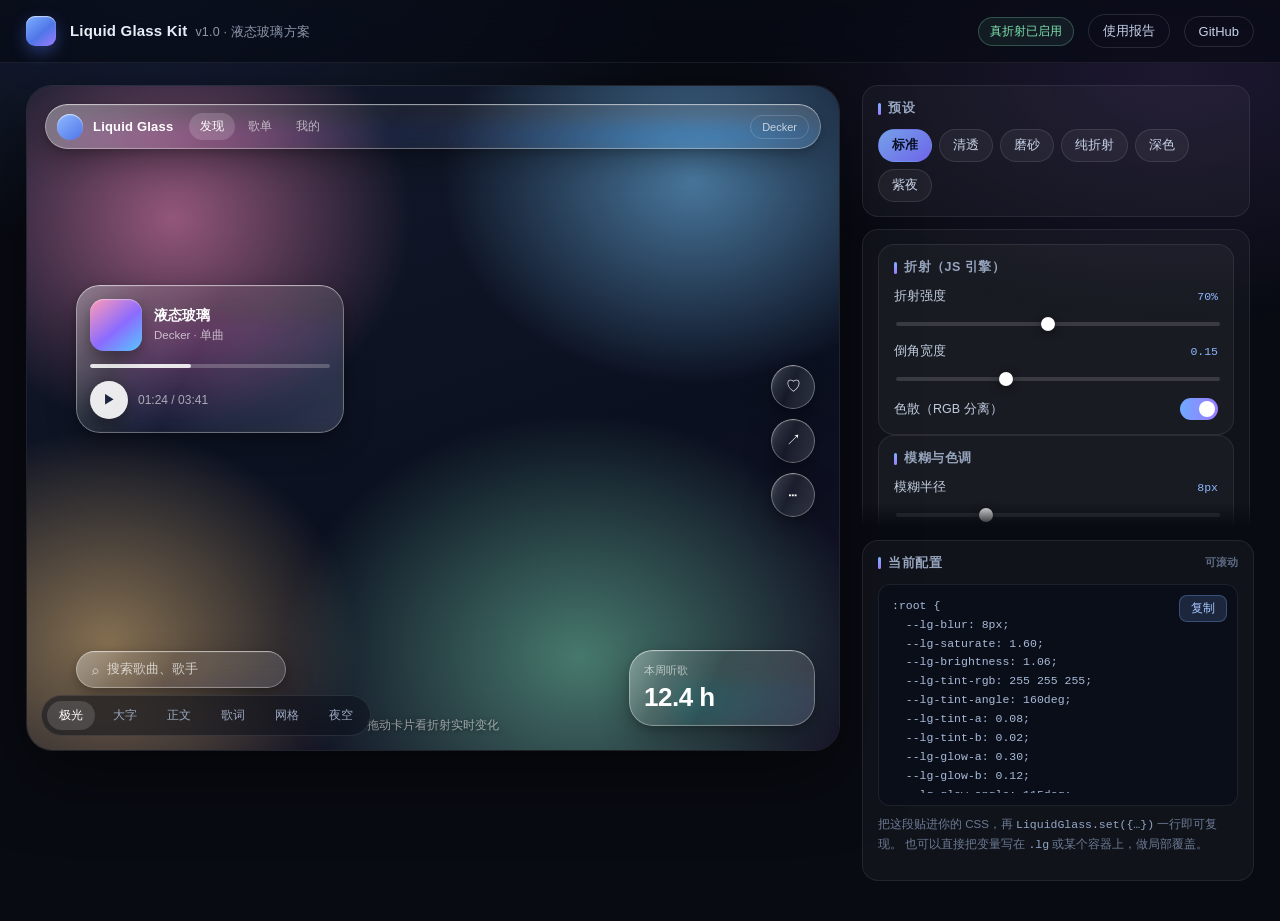
<file: index.html>
<!DOCTYPE html>
<html lang="zh-CN">
<head>
<meta charset="UTF-8">
<meta name="viewport" content="width=device-width, initial-scale=1">
<title>Liquid Glass Kit · 液态玻璃调参台</title>
<link rel="stylesheet" href="css/liquid-glass.css">
<style>
	* { box-sizing: border-box; }
	html, body { margin: 0; }
	body {
		background: #080B12;
		color: #E9EDF7;
		font-family: -apple-system, BlinkMacSystemFont, "PingFang SC", "Microsoft YaHei", "Segoe UI", sans-serif;
		-webkit-font-smoothing: antialiased;
		min-height: 100vh;
	}
	body::before {
		content: ""; position: fixed; inset: 0; pointer-events: none; z-index: 0;
		background:
			radial-gradient(60% 40% at 12% 0%, rgba(96, 140, 255, .16), transparent 70%),
			radial-gradient(50% 40% at 92% 8%, rgba(170, 110, 255, .13), transparent 70%);
	}
	::selection { background: rgba(107, 160, 255, .35); }

	/* ---------- 顶栏 ---------- */
	header {
		position: sticky; top: 0; z-index: 50;
		display: flex; align-items: center; gap: 14px;
		padding: 14px 26px;
		background: rgba(8, 11, 18, .72);
		-webkit-backdrop-filter: blur(14px) saturate(1.4);
		backdrop-filter: blur(14px) saturate(1.4);
		border-bottom: 1px solid rgba(255, 255, 255, .07);
	}
	.logo {
		width: 30px; height: 30px; border-radius: 9px; flex: none;
		background: linear-gradient(140deg, #7FB0FF, #4F76E8 55%, #9E7BFF);
		box-shadow: inset 0 1px 1px rgba(255,255,255,.6), 0 6px 16px rgba(79,118,232,.4);
	}
	.brand { font-size: 15px; font-weight: 650; letter-spacing: .2px; }
	.brand span { color: #8D97AB; font-weight: 400; margin-left: 8px; font-size: 12.5px; }
	.spacer { flex: 1; }
	.badge {
		font-size: 12px; padding: 5px 11px; border-radius: 999px;
		border: 1px solid rgba(255,255,255,.12); color: #9FB0CC;
		background: rgba(255,255,255,.04);
	}
	.badge.ok { color: #7FE3B0; border-color: rgba(127,227,176,.28); background: rgba(127,227,176,.08); }
	.badge.warn { color: #FFC978; border-color: rgba(255,201,120,.3); background: rgba(255,201,120,.08); }
	.tlink {
		font-size: 13px; color: #C6D2E8; text-decoration: none;
		padding: 7px 14px; border-radius: 999px;
		border: 1px solid rgba(255,255,255,.12);
		transition: .2s;
	}
	.tlink:hover { background: rgba(255,255,255,.08); color: #fff; }

	/* ---------- 布局 ---------- */
	main {
		position: relative; z-index: 1;
		display: grid; grid-template-columns: minmax(0, 1fr) 392px;
		gap: 22px; padding: 22px 26px 40px;
		max-width: 1680px; margin: 0 auto;
	}
	@media (max-width: 1120px) {
		main { grid-template-columns: minmax(0, 1fr); }
	}

	/* ---------- 舞台 ---------- */
	.stage-wrap { min-width: 0; }
	.stage {
		position: relative; width: 100%; height: min(74vh, 720px); min-height: 480px;
		border-radius: 26px; overflow: hidden;
		border: 1px solid rgba(255,255,255,.1);
		box-shadow: 0 24px 70px rgba(0,0,0,.5);
	}
	.bg { position: absolute; inset: 0; opacity: 0; transition: opacity .5s ease; }
	.bg.active { opacity: 1; }
	.bg-aurora {
		background:
			radial-gradient(42% 46% at 18% 20%, rgba(255,138,190,.55), transparent 70%),
			radial-gradient(44% 44% at 82% 14%, rgba(120,200,255,.55), transparent 70%),
			radial-gradient(52% 52% at 68% 86%, rgba(130,235,190,.48), transparent 70%),
			radial-gradient(44% 46% at 10% 84%, rgba(255,206,130,.5), transparent 70%),
			linear-gradient(160deg, #131A2B, #0B1020 60%, #141024);
	}
	.bg-text {
		background: linear-gradient(150deg, #0E1524, #1A1030 60%, #0A1526);
		display: flex; align-items: center; justify-content: center;
	}
	.bg-text::after {
		content: "LIQUID GLASS"; white-space: nowrap;
		font-size: clamp(48px, 9vw, 132px); font-weight: 800; letter-spacing: -.02em;
		color: rgba(255,255,255,.13);
		-webkit-text-stroke: 1px rgba(255,255,255,.16);
	}
	.bg-grid {
		background:
			linear-gradient(90deg, rgba(120,170,255,.13) 1px, transparent 1px) 0 0 / 30px 30px,
			linear-gradient(rgba(120,170,255,.13) 1px, transparent 1px) 0 0 / 30px 30px,
			radial-gradient(70% 70% at 50% 40%, #1B2540, #0A0F1C);
	}
	.bg-night {
		background:
			radial-gradient(60% 50% at 76% 16%, rgba(120,150,255,.35), transparent 66%),
			radial-gradient(50% 50% at 20% 78%, rgba(200,110,255,.28), transparent 70%),
			linear-gradient(180deg, #0B1020, #05070D);
	}

	/* ---- 纯文字背景 ①：浅色正文（最难的场景：白纸 + 密集小字） ---- */
	.bg-article {
		background: linear-gradient(180deg, #F8F6F1 0%, #EFEBE2 100%);
		color: #1D2028;
	}
	/* 用两栏 flex 而不是 column-count：列宽可控，不会出现"内容结束得早、右半边空着" */
	.bg-article .paper {
		position: absolute; inset: 0; overflow: hidden;
		padding: 24px 28px 26px;
		display: flex; flex-direction: column;
		font-size: 12.5px; line-height: 1.92;
	}
	.bg-article .ptag {
		margin-bottom: 8px;
		font-size: 10px; letter-spacing: .2em; text-transform: uppercase; color: #8E8879;
	}
	.bg-article h2 {
		margin: 0 0 12px;
		font-size: 23px; line-height: 1.32; font-weight: 700; letter-spacing: -.01em; color: #14161C;
	}
	.bg-article .cols { flex: 1; min-height: 0; display: flex; gap: 30px; }
	.bg-article .col { flex: 1 1 0; min-width: 0; }
	.bg-article h3 { margin: 12px 0 5px; font-size: 13px; font-weight: 650; color: #14161C; }
	.bg-article h3:first-child { margin-top: 0; }
	.bg-article p { margin: 0 0 9px; text-align: justify; }
	.bg-article .lead { font-size: 13.5px; color: #34383F; }
	.bg-article blockquote {
		margin: 11px 0; padding-left: 11px;
		border-left: 2px solid #CBC4B4; color: #4C5058; font-style: italic;
	}
	.bg-article mark {
		background: linear-gradient(transparent 60%, rgba(255,196,86,.6) 60%);
		color: inherit;
	}
	.bg-article code {
		font-family: ui-monospace, SFMono-Regular, Menlo, monospace;
		font-size: 11px; padding: 1px 4px; border-radius: 4px;
		background: rgba(20, 22, 28, .07); color: #3A3F49;
	}

	/* ---- 纯文字背景 ②：深色歌词（大字 + 明暗层次） ---- */
	.bg-lyrics {
		background: radial-gradient(72% 62% at 28% 18%, #17223C, #070A12 72%);
	}
	.bg-lyrics .lyric {
		position: absolute; inset: 0;
		padding: 26px 32px;
		display: flex; align-items: center; gap: 34px;
		-webkit-mask-image: linear-gradient(180deg, transparent, #000 16%, #000 84%, transparent);
		mask-image: linear-gradient(180deg, transparent, #000 16%, #000 84%, transparent);
	}
	.bg-lyrics .lyric-main { flex: 1; min-width: 0; display: flex; flex-direction: column; gap: 8px; }
	.bg-lyrics .l {
		font-size: 26px; font-weight: 650; line-height: 1.55;
		color: rgba(255, 255, 255, .24); letter-spacing: .01em;
		white-space: nowrap;
	}
	.bg-lyrics .l.on {
		color: #EAF1FF;
		text-shadow: 0 0 28px rgba(120, 170, 255, .55);
	}
	.bg-lyrics .l.sm { font-size: 14px; font-weight: 500; color: rgba(255, 255, 255, .38); }
	/* 右侧词曲信息：给背景再补一列密集中文，顺便平衡画面 */
	.bg-lyrics .lyric-side {
		flex: none; width: 190px; padding-left: 16px;
		border-left: 1px solid rgba(255, 255, 255, .12);
		display: flex; flex-direction: column; gap: 7px;
		font-size: 12px; line-height: 1.5; color: rgba(255, 255, 255, .40);
	}
	.bg-lyrics .lyric-side .tag {
		font-size: 9.5px; letter-spacing: .22em; text-transform: uppercase;
		color: rgba(130, 175, 255, .85); margin-bottom: 2px;
	}
	.bg-lyrics .lyric-side .row2 { display: flex; gap: 10px; }
	.bg-lyrics .lyric-side b { color: rgba(255, 255, 255, .74); font-weight: 500; }

	/* 舞台内的演示组件 */
	.bg-switch {
		position: absolute; left: 14px; bottom: 14px; z-index: 20;
		display: flex; flex-wrap: wrap; gap: 6px; padding: 5px;
		max-width: calc(100% - 28px);
		border-radius: 999px; background: rgba(10,14,24,.5);
		-webkit-backdrop-filter: blur(10px); backdrop-filter: blur(10px);
		border: 1px solid rgba(255,255,255,.1);
	}
	.bg-switch button {
		border: 0; cursor: pointer; font: inherit; font-size: 12px;
		padding: 6px 12px; border-radius: 999px;
		background: transparent; color: #9BA8C2; transition: .2s;
	}
	.bg-switch button.on { background: rgba(255,255,255,.14); color: #fff; }

	/* 浅色文字背景：玻璃上的文字整体切深色，顺便验证"浅底上的白玻璃还立不立得住" */
	.stage[data-tone="light"] .demo-nav,
	.stage[data-tone="light"] .demo-card,
	.stage[data-tone="light"] .demo-widget,
	.stage[data-tone="light"] .demo-search,
	.stage[data-tone="light"] .demo-tools .lg-btn { color: #14161C; }
	.stage[data-tone="light"] .demo-nav .seg i { color: rgba(20,22,28,.55); }
	.stage[data-tone="light"] .demo-nav .seg i.on { background: rgba(20,22,28,.10); color: #14161C; }
	.stage[data-tone="light"] .demo-nav .me { border-color: rgba(20,22,28,.18); color: rgba(20,22,28,.6); }
	.stage[data-tone="light"] .demo-card .s,
	.stage[data-tone="light"] .demo-card .ctrls span,
	.stage[data-tone="light"] .demo-widget .lbl { color: rgba(20,22,28,.55); }
	.stage[data-tone="light"] .demo-card .bar { background: rgba(20,22,28,.16); }
	.stage[data-tone="light"] .demo-card .bar i { background: rgba(20,22,28,.62); }
	.stage[data-tone="light"] .demo-card .play { background: #1B2540; color: #fff; }
	.stage[data-tone="light"] .hint-drag { color: rgba(20,22,28,.5); text-shadow: none; }
	/* 浅底上白玻璃几乎没有填充可用，只能抬边缘、收阴影，靠厚度成形 */
	.stage[data-tone="light"] .lg {
		--lg-glow-a: .42;
		--lg-glow-b: .16;
		--lg-edge-top: .95;
		--lg-edge-bottom: .34;
		--lg-edge-side: .42;
		--lg-ring: .5;
		--lg-shadow: 0 10px 26px rgba(24, 38, 70, .13), 0 2px 8px rgba(24, 38, 70, .09);
	}

	/* 导航胶囊 */
	.demo-nav {
		--lg-radius: 999px;
		position: absolute; top: 18px; left: 18px; right: 18px; z-index: 10;
		display: flex; align-items: center; gap: 10px;
		padding: 9px 12px; color: #fff; font-size: 13px;
	}
	.demo-nav .dot {
		width: 26px; height: 26px; border-radius: 50%; flex: none;
		background: linear-gradient(140deg, #8FB8FF, #4F76E8);
		box-shadow: inset 0 1px 1px rgba(255,255,255,.7);
	}
	.demo-nav b { font-weight: 600; letter-spacing: .2px; }
	.demo-nav .seg { display: flex; gap: 2px; margin-left: 6px; }
	.demo-nav .seg i {
		font-style: normal; font-size: 12px; padding: 5px 11px; border-radius: 999px;
		color: rgba(255,255,255,.62);
	}
	.demo-nav .seg i.on { background: rgba(255,255,255,.16); color: #fff; }
	.demo-nav .me {
		margin-left: auto; font-size: 11px; color: rgba(255,255,255,.7);
		padding: 5px 11px; border-radius: 999px; border: 1px solid rgba(255,255,255,.16);
	}

	/* 可拖动播放卡 */
	.demo-card {
		position: absolute; left: 6%; top: 30%; z-index: 12;
		width: 268px; padding: 14px; color: #fff;
		cursor: grab; touch-action: none; user-select: none;
		will-change: transform;
	}
	.demo-card.dragging { cursor: grabbing; }
	.demo-card .row { display: flex; align-items: center; gap: 12px; }
	.demo-card .cover {
		width: 52px; height: 52px; border-radius: 14px; flex: none;
		background: linear-gradient(140deg, #FF9BB5, #8B6BFF 55%, #56C8FF);
		box-shadow: inset 0 1px 1px rgba(255,255,255,.4), 0 6px 16px rgba(0,0,0,.35);
	}
	.demo-card .t { font-size: 14px; font-weight: 600; }
	.demo-card .s { font-size: 11.5px; color: rgba(255,255,255,.66); margin-top: 3px; }
	.demo-card .bar {
		margin-top: 13px; height: 4px; border-radius: 4px;
		background: rgba(255,255,255,.22); overflow: hidden;
	}
	.demo-card .bar i { display: block; width: 42%; height: 100%; border-radius: 4px; background: rgba(255,255,255,.85); }
	.demo-card .ctrls { display: flex; align-items: center; gap: 10px; margin-top: 13px; }
	.demo-card .play {
		width: 38px; height: 38px; border-radius: 50%;
		display: grid; place-items: center;
		background: rgba(255,255,255,.9); color: #1B2540; font-size: 13px;
		box-shadow: 0 4px 14px rgba(0,0,0,.3);
	}
	.demo-card .ctrls span { font-size: 12px; color: rgba(255,255,255,.6); }
	.hint-drag {
		position: absolute; left: 50%; bottom: 16px; transform: translateX(-50%);
		font-size: 12px; color: rgba(255,255,255,.55); z-index: 15;
		pointer-events: none; text-shadow: 0 1px 4px rgba(0,0,0,.5);
	}

	/* 右侧小构件 */
	.demo-tools {
		position: absolute; right: 24px; top: 42%; z-index: 11;
		display: flex; flex-direction: column; gap: 10px;
	}
	.demo-tools .lg-btn { color: #fff; font-size: 15px; }
	.demo-widget {
		position: absolute; right: 24px; bottom: 24px; z-index: 11;
		width: 186px; padding: 13px 15px; color: #fff;
	}
	.demo-widget .lbl { font-size: 11px; color: rgba(255,255,255,.6); }
	.demo-widget .num { font-size: 26px; font-weight: 650; margin-top: 4px; letter-spacing: -.5px; }
	.demo-search {
		--lg-radius: 999px;
		position: absolute; left: 6%; bottom: 62px; z-index: 11;
		display: flex; align-items: center; gap: 9px;
		padding: 10px 16px; color: rgba(255,255,255,.7); font-size: 12.5px;
		width: 210px;
	}

	/* ---------- 参数面板 ---------- */
	.panel {
		display: flex; flex-direction: column; gap: 12px;
		height: calc(100vh - 104px); position: sticky; top: 82px;
	}
	.panel-scroll {
		display: flex; flex-direction: column; gap: 12px;
		overflow-y: auto; flex: 1; min-height: 0; padding-right: 4px;
	}
	.panel-scroll {
		-webkit-mask-image: linear-gradient(180deg, #000 calc(100% - 26px), transparent);
		mask-image: linear-gradient(180deg, #000 calc(100% - 26px), transparent);
	}
	.panel-scroll::-webkit-scrollbar { width: 8px; }
	.panel-scroll::-webkit-scrollbar-thumb { background: rgba(255,255,255,.12); border-radius: 8px; }
	.code-card { flex: none; }
	@media (max-width: 1120px) {
		.panel { height: auto; position: static; }
		.panel-scroll { overflow: visible; }
	}
	.card {
		background: rgba(255,255,255,.035);
		border: 1px solid rgba(255,255,255,.08);
		border-radius: 16px; padding: 14px 15px;
	}
	.card > h3 {
		margin: 0 0 12px; font-size: 12.5px; font-weight: 600;
		color: #97A5BF; letter-spacing: .04em; text-transform: uppercase;
		display: flex; align-items: center; gap: 7px;
	}
	.card > h3::before {
		content: ""; width: 3px; height: 12px; border-radius: 2px;
		background: linear-gradient(180deg, #7FB0FF, #9E7BFF);
	}
	.presets { display: flex; flex-wrap: wrap; gap: 7px; }
	.presets button {
		font: inherit; font-size: 12.5px; cursor: pointer;
		padding: 7px 13px; border-radius: 999px;
		background: rgba(255,255,255,.05); color: #C8D3E8;
		border: 1px solid rgba(255,255,255,.1); transition: .18s;
	}
	.presets button:hover { background: rgba(255,255,255,.11); color: #fff; }
	.presets button.on {
		background: linear-gradient(140deg, rgba(127,176,255,.9), rgba(120,110,255,.9));
		color: #08101F; border-color: transparent; font-weight: 600;
	}

	.ctl { margin-bottom: 13px; }
	.ctl:last-child { margin-bottom: 0; }
	.ctl-head {
		display: flex; align-items: baseline; justify-content: space-between;
		font-size: 12.5px; color: #C2CDE0; margin-bottom: 7px; gap: 8px;
	}
	.ctl-head .k { color: #6C7A95; font-family: ui-monospace, SFMono-Regular, Menlo, monospace; font-size: 10.5px; }
	.ctl-head .v { color: #8FB8FF; font-family: ui-monospace, monospace; font-size: 11.5px; }
	input[type=range] {
		-webkit-appearance: none; appearance: none;
		width: 100%; height: 4px; border-radius: 4px; outline: none;
		background: rgba(255,255,255,.14); cursor: pointer;
	}
	input[type=range]::-webkit-slider-thumb {
		-webkit-appearance: none; width: 14px; height: 14px; border-radius: 50%;
		background: #fff; box-shadow: 0 2px 8px rgba(0,0,0,.5); border: 0;
	}
	input[type=range]::-moz-range-thumb {
		width: 14px; height: 14px; border: 0; border-radius: 50%; background: #fff;
	}
	.switch-row {
		display: flex; align-items: center; justify-content: space-between;
		font-size: 12.5px; color: #C2CDE0;
	}
	.sw {
		width: 38px; height: 22px; border-radius: 999px; position: relative;
		background: rgba(255,255,255,.14); cursor: pointer; transition: .2s; flex: none;
	}
	.sw::after {
		content: ""; position: absolute; top: 3px; left: 3px;
		width: 16px; height: 16px; border-radius: 50%; background: #fff; transition: .2s;
	}
	.sw.on { background: linear-gradient(90deg, #6FA8FF, #9B7BFF); }
	.sw.on::after { left: 19px; }
	input[type=color] {
		width: 34px; height: 24px; padding: 0; border: 1px solid rgba(255,255,255,.16);
		border-radius: 7px; background: transparent; cursor: pointer;
	}

	.code-box {
		position: relative;
		background: #0A0E18; border: 1px solid rgba(255,255,255,.08);
		border-radius: 12px; padding: 12px 13px;
	}
	.code-box pre {
		margin: 0; font-family: ui-monospace, SFMono-Regular, Menlo, monospace;
		font-size: 11.5px; line-height: 1.65; color: #A9BBDA;
		max-height: 196px; overflow: auto; white-space: pre;
	}
	.code-box pre b { color: #7FB0FF; font-weight: 500; }
	.code-box pre i { color: #7FE3B0; font-style: normal; }
	.copy {
		position: absolute; right: 10px; top: 10px;
		font: inherit; font-size: 11.5px; cursor: pointer;
		padding: 5px 11px; border-radius: 8px;
		background: rgba(127,176,255,.16); color: #A9C8FF;
		border: 1px solid rgba(127,176,255,.3); transition: .18s;
	}
	.copy:hover { background: rgba(127,176,255,.28); }
	.copy.done { background: rgba(127,227,176,.2); color: #7FE3B0; border-color: rgba(127,227,176,.4); }
	.note { font-size: 11.5px; color: #6C7A95; line-height: 1.65; margin-top: 9px; }
	.note code { color: #93A8C8; }
</style>
</head>
<body>

<header>
	<div class="logo"></div>
	<div class="brand">Liquid Glass Kit<span>v1.0 · 液态玻璃方案</span></div>
	<div class="spacer"></div>
	<div class="badge" id="compat">检测中…</div>
	<a class="tlink" href="docs.html">使用报告</a>
	<a class="tlink" href="https://github.com/Decker12345/liquid-glass" target="_blank" rel="noopener">GitHub</a>
</header>

<main>
	<!-- ================= 舞台 ================= -->
	<section class="stage-wrap">
		<div class="stage" id="stage">
			<div class="bg bg-aurora active" data-bg="aurora"></div>
			<div class="bg bg-text" data-bg="text"></div>
			<div class="bg bg-grid" data-bg="grid"></div>
			<div class="bg bg-night" data-bg="night"></div>

			<!-- 纯文字背景 ①：浅色正文，用来检验"玻璃压在密集小字上"的可读性 -->
			<div class="bg bg-article" data-bg="article">
				<div class="paper">
					<div class="ptag">Interface Material · No.04</div>
					<h2>液态玻璃压在文字上，到底该有多透明</h2>
					<div class="cols">
						<div class="col">
							<p class="lead">
								一块玻璃好不好看，取决于它背后的东西。放在纯色上，它几乎只剩一圈描边；放在照片上，
								它开始有颜色；只有压在<mark>密集的文字</mark>上，你才会真正判断它是不是"太糊"。
							</p>
							<h3>一、先分清折射与模糊</h3>
							<p>
								模糊是把背景抹平，折射是把背景按曲率重新采样。前者让文字塌成一片灰雾，后者让文字的
								边缘顺着玻璃的倒角弯过去——这弯折才是玻璃的体感来源。判断标准不是"看得清不清"，
								而是"边缘有没有被掰弯"。
							</p>
							<p>
								正文场景容错率最低：字号 12 到 14 像素、行距接近 1.9、笔画密度高。模糊半径一旦超过
								10px，一整段话就会糊成灰色的带子；倒角宽度超过 0.3 时，靠近边缘的字会被拉出重影。
							</p>
							<h3>二、浅色背景是真正的压力测试</h3>
							<p>
								白纸上的玻璃没有颜色可借，只能靠边缘厚度成形。这时候高光要更亮，阴影要更收，
								染色几乎归零——一旦上一层白色填充，玻璃立刻变成一块灰方块。
							</p>
							<blockquote>
								经验值：浅底上把主着色透明度压到 0.03 以下，上边缘高光提到 0.9，外描边给到 0.5 左右。
							</blockquote>
						</div>
						<div class="col">
							<h3>三、文字本身也要让一步</h3>
							<p>
								玻璃上的文字需要一层极淡的描边或投影，否则会和背后高频的内容糊在一起。反过来，
								不要把玻璃直接盖在正在阅读的正文上：导航、播放条、浮层可以，段落不行。
							</p>
							<p>
								如果一定要盖，给背后那段文字加一点透明度衰减，或者在玻璃下方垫一层同色的柔光，
								让采样区域先降噪再采样，效果会比单纯加大模糊好得多。
							</p>
							<h3>四、验收：把卡片拖动起来</h3>
							<p>
								把左边的播放卡拖到这段文字上，慢慢经过标题、正文、引用三种层级。三段文字的可读性
								如果断崖式下跌，说明模糊过了；如果玻璃几乎没有存在感，说明边缘厚度不够。
							</p>
							<h3>五、浅色与深色的两套值</h3>
							<p>
								深色背景靠"染色 + 扫光"成形，浅色背景只能靠"边缘 + 阴影"成形，两者的变量配比不能
								共用一套。本页的正文背景就是浅色档：把 <code>--lg-tint-a</code> 压到 0.02 附近，
								再把 <code>--lg-edge-top</code> 提到 0.95，玻璃才立得住。
							</p>
							<p>
								另一个细节是投影。浅底上的投影要比深底更浅、更散，带一点冷色（偏蓝）会更像真实的
								散射光，纯黑投影会显脏。
							</p>
							<blockquote>
								这一整段文字就是用来被玻璃压住的：字越密、行距越紧，玻璃的真实水平暴露得越彻底。
							</blockquote>
						</div>
					</div>
				</div>
			</div>

			<!-- 纯文字背景 ②：深色歌词，大字 + 明暗层次，看边缘弯折是否干净 -->
			<div class="bg bg-lyrics" data-bg="lyrics">
				<div class="lyric">
					<div class="lyric-main">
						<div class="l sm">— 单曲循环 · 液态玻璃</div>
						<div class="l">晚风把城市吹成一片海</div>
						<div class="l">我在岸边等你回头</div>
						<div class="l on">液态的光，从边缘慢慢溢出</div>
						<div class="l">像一句没说完的告白</div>
						<div class="l">被折射成两种颜色</div>
						<div class="l sm">折射成两种颜色 / refracted in two colors</div>
						<div class="l">我们把夜色折好收进口袋</div>
						<div class="l">明天再拿出来晒一晒</div>
						<div class="l">玻璃太厚的时候</div>
						<div class="l">连影子都会变凉</div>
						<div class="l sm">影子变凉 / shadows grow cold</div>
					</div>
					<div class="lyric-side">
						<div class="tag">Credits</div>
						<div class="row2"><b>作词</b><span>Decker</span></div>
						<div class="row2"><b>作曲</b><span>Decker / 林间</span></div>
						<div class="row2"><b>编曲</b><span>蓝色频率</span></div>
						<div class="row2"><b>制作人</b><span>夜航工作室</span></div>
						<div class="row2"><b>混音</b><span>第六录音棚</span></div>
						<div class="row2"><b>母带</b><span>Sterling Sound</span></div>
						<div class="row2"><b>发行</b><span>2026 · 液态唱片</span></div>
						<div class="row2"><b>时长</b><span>03:41</span></div>
						<div class="row2"><b>音质</b><span>Hi-Res 96kHz</span></div>
					</div>
				</div>
			</div>

			<!-- 导航胶囊 -->
			<div class="lg demo-nav" data-lg-light>
				<div class="dot"></div>
				<b>Liquid Glass</b>
				<div class="seg"><i class="on">发现</i><i>歌单</i><i>我的</i></div>
				<div class="me">Decker</div>
			</div>

			<!-- 可拖动播放卡 -->
			<div class="lg lg-card demo-card" id="dragCard" data-lg-light>
				<div class="row">
					<div class="cover"></div>
					<div>
						<div class="t">液态玻璃</div>
						<div class="s">Decker · 单曲</div>
					</div>
				</div>
				<div class="bar"><i></i></div>
				<div class="ctrls">
					<div class="play">▶</div>
					<span>01:24 / 03:41</span>
				</div>
			</div>

			<!-- 右侧工具键 -->
			<div class="demo-tools">
				<button class="lg lg-btn" data-lg-light><span>♡</span></button>
				<button class="lg lg-btn" data-lg-light><span>↗</span></button>
				<button class="lg lg-btn" data-lg-light><span>⋯</span></button>
			</div>

			<!-- 小挂件 -->
			<div class="lg lg-card demo-widget" data-lg-light>
				<div class="lbl">本周听歌</div>
				<div class="num">12.4 h</div>
			</div>

			<!-- 搜索胶囊 -->
			<div class="lg demo-search" data-lg-light>
				<span>⌕</span><span>搜索歌曲、歌手</span>
			</div>

			<div class="hint-drag">拖动卡片看折射实时变化</div>
			<div class="bg-switch" id="bgSwitch">
				<button class="on" data-bg="aurora">极光</button>
				<button data-bg="text">大字</button>
				<button data-bg="article">正文</button>
				<button data-bg="lyrics">歌词</button>
				<button data-bg="grid">网格</button>
				<button data-bg="night">夜空</button>
			</div>
		</div>
	</section>

	<!-- ================= 参数面板 ================= -->
	<aside class="panel">
		<div class="panel-scroll">
			<div class="card">
				<h3>预设</h3>
				<div class="presets" id="presets"></div>
			</div>

			<div class="card" id="panelBody"><!-- 由 JS 生成 --></div>
		</div>

		<div class="card code-card">
			<h3>当前配置 <span style="margin-left:auto;font-size:10.5px;color:#5D6B84;letter-spacing:0;text-transform:none">可滚动</span></h3>
			<div class="code-box">
				<button class="copy" id="copyBtn">复制</button>
				<pre id="codeOut"></pre>
			</div>
			<p class="note">
				把这段贴进你的 CSS，再 <code>LiquidGlass.set({…})</code> 一行即可复现。
				也可以直接把变量写在 <code>.lg</code> 或某个容器上，做局部覆盖。
			</p>
		</div>
	</aside>
</main>

<script src="js/liquid-glass.js"></script>
<script>
(function () {
	'use strict';

	/* ============ 状态 ============ */
	// css: 直接写进 :root 的变量；js: 传给 LiquidGlass.set 的引擎参数
	var state = {
		'--lg-blur': 8,
		'--lg-saturate': 1.6,
		'--lg-brightness': 1.06,
		'--lg-tint-rgb': [255, 255, 255],
		'--lg-tint-a': 0.08,
		'--lg-tint-b': 0.02,
		'--lg-tint-angle': 160,
		'--lg-glow-a': 0.30,
		'--lg-glow-b': 0.12,
		'--lg-glow-angle': 115,
		'--lg-ring': 0.22,
		'--lg-edge-top': 0.85,
		'--lg-edge-bottom': 0.30,
		'--lg-edge-side': 0.30,
		'--lg-radius': 24,
		refract: 70,
		bezel: 0.15,
		dispersion: true,
		light: true,
		bg: 'aurora'
	};

	/* ============ 控件定义 ============ */
	var GROUPS = [
		{
			title: '折射（JS 引擎）',
			items: [
				{ key: 'refract', label: '折射强度', min: 0, max: 150, step: 1, unit: '%', js: true, unitless: true },
				{ key: 'bezel', label: '倒角宽度', min: 0.05, max: 0.35, step: 0.01, js: true, unitless: true, digits: 2, cost: true },
				{ key: 'dispersion', label: '色散（RGB 分离）', type: 'switch', js: true }
			]
		},
		{
			title: '模糊与色调',
			items: [
				{ key: '--lg-blur', label: '模糊半径', min: 0, max: 30, step: 0.5, unit: 'px' },
				{ key: '--lg-saturate', label: '饱和度', min: 0.5, max: 3, step: 0.05, digits: 2 },
				{ key: '--lg-brightness', label: '亮度', min: 0.8, max: 1.4, step: 0.01, digits: 2 }
			]
		},
		{
			title: '着色',
			items: [
				{ key: '--lg-tint-rgb', label: '玻璃颜色', type: 'color' },
				{ key: '--lg-tint-angle', label: '染色方向', min: 0, max: 180, step: 1, unit: 'deg' },
				{ key: '--lg-tint-a', label: '主着色透明度', min: 0, max: 0.5, step: 0.01, digits: 2 },
				{ key: '--lg-tint-b', label: '次着色透明度', min: 0, max: 0.3, step: 0.01, digits: 2 }
			]
		},
		{
			title: '高光与边缘',
			items: [
				{ key: '--lg-glow-a', label: '扫光强度', min: 0, max: 0.6, step: 0.01, digits: 2 },
				{ key: '--lg-glow-b', label: '扫光收尾强度', min: 0, max: 0.4, step: 0.01, digits: 2 },
				{ key: '--lg-glow-angle', label: '扫光角度', min: 0, max: 180, step: 1, unit: 'deg' },
				{ key: '--lg-ring', label: '外描边', min: 0, max: 0.8, step: 0.01, digits: 2 },
				{ key: '--lg-edge-top', label: '上边缘高光', min: 0, max: 1, step: 0.01, digits: 2 },
				{ key: '--lg-edge-bottom', label: '下边缘反光', min: 0, max: 1, step: 0.01, digits: 2 },
				{ key: '--lg-edge-side', label: '侧边反光', min: 0, max: 1, step: 0.01, digits: 2 }
			]
		},
		{
			title: '形状与交互',
			items: [
				{ key: '--lg-radius', label: '圆角（卡片类）', min: 0, max: 44, step: 1, unit: 'px' },
				{ key: 'light', label: '指针跟随高光', type: 'switch', js: true }
			]
		}
	];

	/* ============ 预设 ============ */
	var PRESETS = {
		'标准': { '--lg-blur': 8, '--lg-saturate': 1.6, '--lg-brightness': 1.06, '--lg-tint-a': 0.08, '--lg-tint-b': 0.02, '--lg-glow-a': 0.30, '--lg-glow-b': 0.12, '--lg-tint-rgb': [255, 255, 255], refract: 70, bezel: 0.15, dispersion: true },
		'清透': { '--lg-blur': 3, '--lg-saturate': 2.0, '--lg-brightness': 1.08, '--lg-tint-a': 0.04, '--lg-tint-b': 0.01, '--lg-glow-a': 0.22, '--lg-glow-b': 0.08, '--lg-tint-rgb': [255, 255, 255], refract: 110, bezel: 0.22, dispersion: true },
		'磨砂': { '--lg-blur': 20, '--lg-saturate': 1.35, '--lg-brightness': 1.05, '--lg-tint-a': 0.22, '--lg-tint-b': 0.12, '--lg-glow-a': 0.16, '--lg-glow-b': 0.06, '--lg-tint-rgb': [255, 255, 255], refract: 40, bezel: 0.12, dispersion: false },
		'纯折射': { '--lg-blur': 0, '--lg-saturate': 1.85, '--lg-brightness': 1.05, '--lg-tint-a': 0.03, '--lg-tint-b': 0.01, '--lg-glow-a': 0.26, '--lg-glow-b': 0.10, '--lg-tint-rgb': [255, 255, 255], refract: 125, bezel: 0.24, dispersion: true },
		'深色': { '--lg-blur': 12, '--lg-saturate': 1.4, '--lg-brightness': 0.95, '--lg-tint-a': 0.42, '--lg-tint-b': 0.26, '--lg-glow-a': 0.14, '--lg-glow-b': 0.05, '--lg-tint-rgb': [16, 22, 38], refract: 60, bezel: 0.14, dispersion: true },
		'紫夜': { '--lg-blur': 10, '--lg-saturate': 1.7, '--lg-brightness': 1.04, '--lg-tint-a': 0.16, '--lg-tint-b': 0.05, '--lg-glow-a': 0.34, '--lg-glow-b': 0.14, '--lg-tint-rgb': [150, 120, 255], refract: 85, bezel: 0.18, dispersion: true }
	};

	/* ============ 工具 ============ */
	function $(s, r) { return (r || document).querySelector(s); }
	function $$(s, r) { return Array.prototype.slice.call((r || document).querySelectorAll(s)); }
	var rootStyle = document.documentElement.style;

	function fmt(v, item) {
		if (Array.isArray(v)) return v.join(' ');
		if (typeof v === 'number') {
			var d = item && item.digits != null ? item.digits : 0;
			var s = v.toFixed(d);
			if (item && item.unit) s += item.unit;
			return s;
		}
		return v;
	}
	function hexToRgb(hex) {
		var m = /^#?([a-f\d]{2})([a-f\d]{2})([a-f\d]{2})$/i.exec(hex);
		return m ? [parseInt(m[1], 16), parseInt(m[2], 16), parseInt(m[3], 16)] : [255, 255, 255];
	}
	function rgbToHex(a) {
		return '#' + a.map(function (n) { return ('0' + Math.max(0, Math.min(255, n | 0)).toString(16)).slice(-2); }).join('');
	}

	/* ============ 面板生成 ============ */
	var panel = $('#panelBody');

	GROUPS.forEach(function (g) {
		var card = document.createElement('div');
		card.className = 'card';
		var h = document.createElement('h3');
		h.textContent = g.title;
		card.appendChild(h);

		g.items.forEach(function (it) {
			var wrap = document.createElement('div');
			wrap.className = 'ctl';

			if (it.type === 'switch') {
				wrap.innerHTML =
					'<div class="switch-row"><span>' + it.label + '</span>' +
					'<div class="sw" data-sw="' + it.key + '"></div></div>';
				var sw = wrap.querySelector('.sw');
				sw.addEventListener('click', function () {
					state[it.key] = !state[it.key];
					sw.classList.toggle('on', state[it.key]);
					apply();
					clearPreset();
				});
				card.appendChild(wrap);
				return;
			}

			if (it.type === 'color') {
				wrap.innerHTML =
					'<div class="ctl-head"><span>' + it.label + '<span class="k"> ' + (it.css || '') + '</span></span>' +
					'<input type="color" value="' + rgbToHex(state[it.key]) + '"></div>';
				var cp = wrap.querySelector('input');
				cp.addEventListener('input', function () {
					state[it.key] = hexToRgb(cp.value);
					apply(); clearPreset(); syncCode();
				});
				card.appendChild(wrap);
				return;
			}

			var val = state[it.key];
			wrap.innerHTML =
				'<div class="ctl-head"><span>' + it.label +
				'<span class="k"> ' + (it.css || '') + '</span></span>' +
				'<span class="v" data-v="' + it.key + '">' + fmt(val, it) + '</span></div>' +
				'<input type="range" min="' + it.min + '" max="' + it.max + '" step="' + it.step + '" value="' + val + '">';

			var inp = wrap.querySelector('input');
			var out = wrap.querySelector('.v');
			inp.addEventListener('input', function () {
				state[it.key] = parseFloat(inp.value);
				out.textContent = fmt(state[it.key], it);
				if (it.cost) { scheduleApply(120); } else { apply(); }
				clearPreset(); syncCode();
			});
			card.appendChild(wrap);
		});

		panel.appendChild(card);
	});

	/* ============ 应用 ============ */
	var bezelTimer = 0;
	function scheduleApply(ms) {
		clearTimeout(bezelTimer);
		bezelTimer = setTimeout(function () { apply(); }, ms);
	}

	function apply() {
		// CSS 变量
		Object.keys(state).forEach(function (k) {
			if (k.indexOf('--lg-') !== 0) return;
			var item = null;
			GROUPS.forEach(function (g) {
				g.items.forEach(function (it) { if (it.key === k) item = it; });
			});
			var v = state[k];
			if (Array.isArray(v)) v = v.join(' ');
			else if (typeof v === 'number') v = v.toFixed(item && item.digits != null ? item.digits : 0) + (item && item.unit ? item.unit : '');
			rootStyle.setProperty(k, v);
		});

		// 引擎参数
		LiquidGlass.set({
			refract: state.refract,
			bezel: state.bezel,
			dispersion: state.dispersion,
			enabled: true
		});

		document.body.classList.toggle('no-light', !state.light);
		syncCode();
	}

	/* ============ 代码输出 ============ */
	function syncCode() {
		var lines = [':root {'];
		GROUPS.forEach(function (g) {
			g.items.forEach(function (it) {
				if (it.type === 'switch') return;               // 色散/高光开关不是 CSS 变量
				var name = it.css || it.key;
				if (!name || name.indexOf('--lg-') !== 0) return; // 折射/倒角属于 JS 参数
				var v = state[it.key];
				if (Array.isArray(v)) v = v.join(' ');
				else if (typeof v === 'number') v = v.toFixed(it.digits != null ? it.digits : 0) + (it.unit ? it.unit : '');
				lines.push('  ' + name + ': ' + v + ';');
			});
		});
		lines.push('}');
		lines.push('');
		lines.push('/* JS 一行接入折射引擎 */');
		lines.push('LiquidGlass.set({');
		lines.push('  refract: ' + state.refract + ',');
		lines.push('  bezel: ' + state.bezel.toFixed(2) + ',');
		lines.push('  dispersion: ' + state.dispersion);
		lines.push('});');

		$('#codeOut').textContent = lines.join('\n');
	}

	/* ============ 预设按钮 ============ */
	var presetWrap = $('#presets');
	Object.keys(PRESETS).forEach(function (name) {
		var b = document.createElement('button');
		b.textContent = name;
		b.addEventListener('click', function () {
			Object.assign(state, PRESETS[name]);
			$$('#presets button').forEach(function (x) { x.classList.toggle('on', x === b); });
			syncControls();
			apply();
		});
		presetWrap.appendChild(b);
	});
	function clearPreset() {
		$$('#presets button').forEach(function (x) { x.classList.remove('on'); });
	}

	/* 把 state 回写到控件上（预设切换时用） */
	function syncControls() {
		var ranges = panel.querySelectorAll('input[type=range]');
		var colors = panel.querySelectorAll('input[type=color]');
		var ri = 0, ci = 0;
		GROUPS.forEach(function (g) {
			g.items.forEach(function (it) {
				if (it.type === 'switch') return;
				if (it.type === 'color') {
					var c = colors[ci++];
					if (c) c.value = rgbToHex(state[it.key]);
					return;
				}
				var inp = ranges[ri++];
				if (!inp) return;
				inp.value = state[it.key];
				var out = inp.parentNode.querySelector('.v');
				if (out) out.textContent = fmt(state[it.key], it);
			});
		});
		$$('.sw[data-sw]', panel).forEach(function (sw) {
			sw.classList.toggle('on', !!state[sw.dataset.sw]);
		});
	}

	/* ============ 复制 ============ */
	$('#copyBtn').addEventListener('click', function () {
		var btn = this;
		var text = $('#codeOut').textContent;
		var done = function () {
			btn.classList.add('done'); btn.textContent = '已复制';
			setTimeout(function () { btn.classList.remove('done'); btn.textContent = '复制'; }, 1400);
		};
		if (navigator.clipboard) navigator.clipboard.writeText(text).then(done, done);
		else {
			var ta = document.createElement('textarea');
			ta.value = text; document.body.appendChild(ta); ta.select();
			try { document.execCommand('copy'); } catch (e) {}
			document.body.removeChild(ta); done();
		}
	});

	/* ============ 背景切换 ============ */
	$('#bgSwitch').addEventListener('click', function (e) {
		var b = e.target.closest('button[data-bg]');
		if (!b) return;
		$$('.bg').forEach(function (el) { el.classList.toggle('active', el.dataset.bg === b.dataset.bg); });
		$$('#bgSwitch button').forEach(function (x) { x.classList.toggle('on', x === b); });
		// 浅色文字背景要连带把玻璃上的文字切成深色，否则白字白底
		$('#stage').dataset.tone = b.dataset.bg === 'article' ? 'light' : 'dark';
	});

	/* ============ 拖动卡片 ============ */
	(function () {
		var card = $('#dragCard');
		var sx = 0, sy = 0, ox = 0, oy = 0, dragging = false;
		card.addEventListener('pointerdown', function (e) {
			if (e.target.closest('.play')) return;
			dragging = true;
			sx = e.clientX; sy = e.clientY; ox = card._x || 0; oy = card._y || 0;
			card.classList.add('dragging');
			card.setPointerCapture(e.pointerId);
		});
		card.addEventListener('pointermove', function (e) {
			if (!dragging) return;
			var x = ox + e.clientX - sx;
			var y = oy + e.clientY - sy;
			card._x = x; card._y = y;
			card.style.transform = 'translate(' + x + 'px,' + y + 'px)';
		});
		function end(e) {
			if (!dragging) return;
			dragging = false;
			card.classList.remove('dragging');
			try { card.releasePointerCapture(e.pointerId); } catch (err) {}
		}
		card.addEventListener('pointerup', end);
		card.addEventListener('pointercancel', end);
	})();

	/* ============ 兼容性徽标 ============ */
	(function () {
		var el = $('#compat');
		if (LiquidGlass.supported) {
			el.className = 'badge ok';
			el.textContent = '真折射已启用';
		} else {
			el.className = 'badge warn';
			el.textContent = '当前浏览器不支持折射，已降级为模糊';
		}
	})();

	/* ============ 启动 ============ */
	// 指针高光总开关：关掉时用 !important 压掉内联值
	var style = document.createElement('style');
	style.textContent = '.no-light .lg{--lg-light-a:0 !important}';
	document.head.appendChild(style);

	syncControls();
	apply();
	var first = $$('#presets button')[0];
	if (first) first.classList.add('on');
})();
</script>
</body>
</html>
</file>
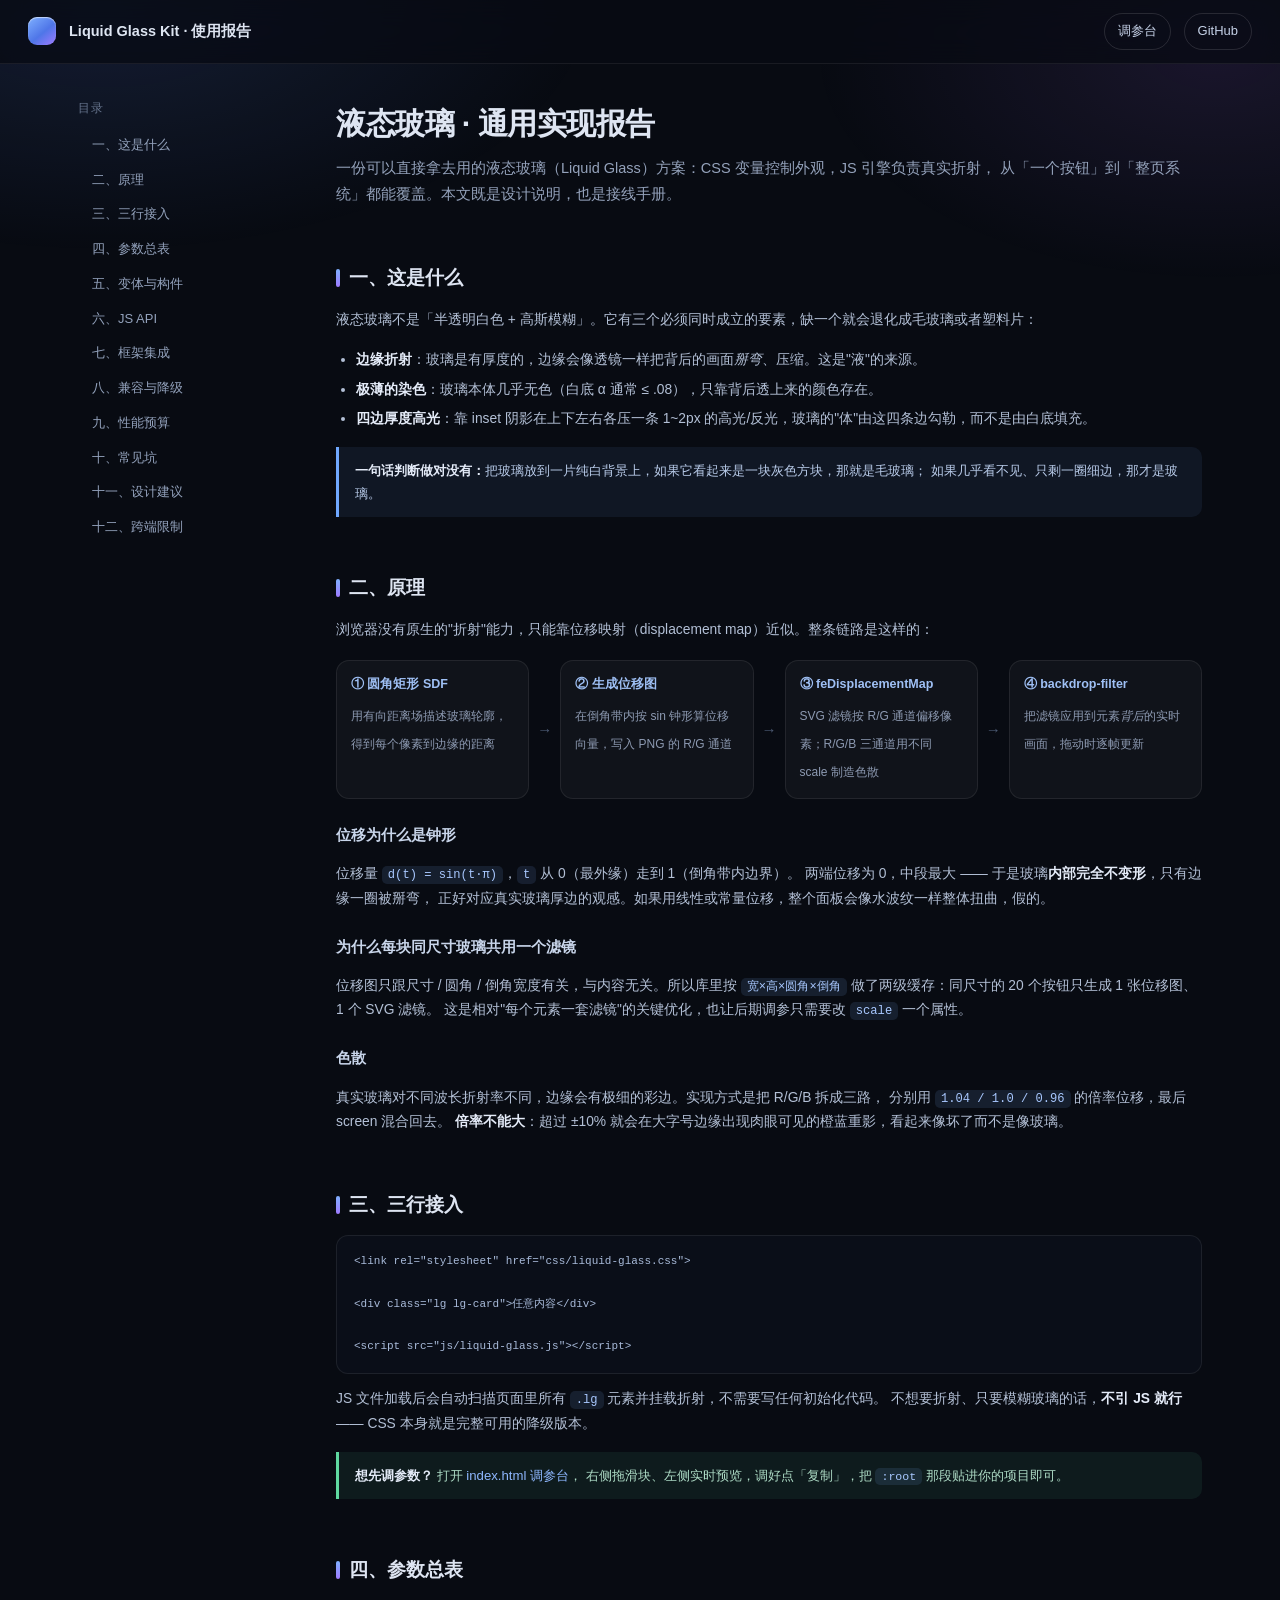
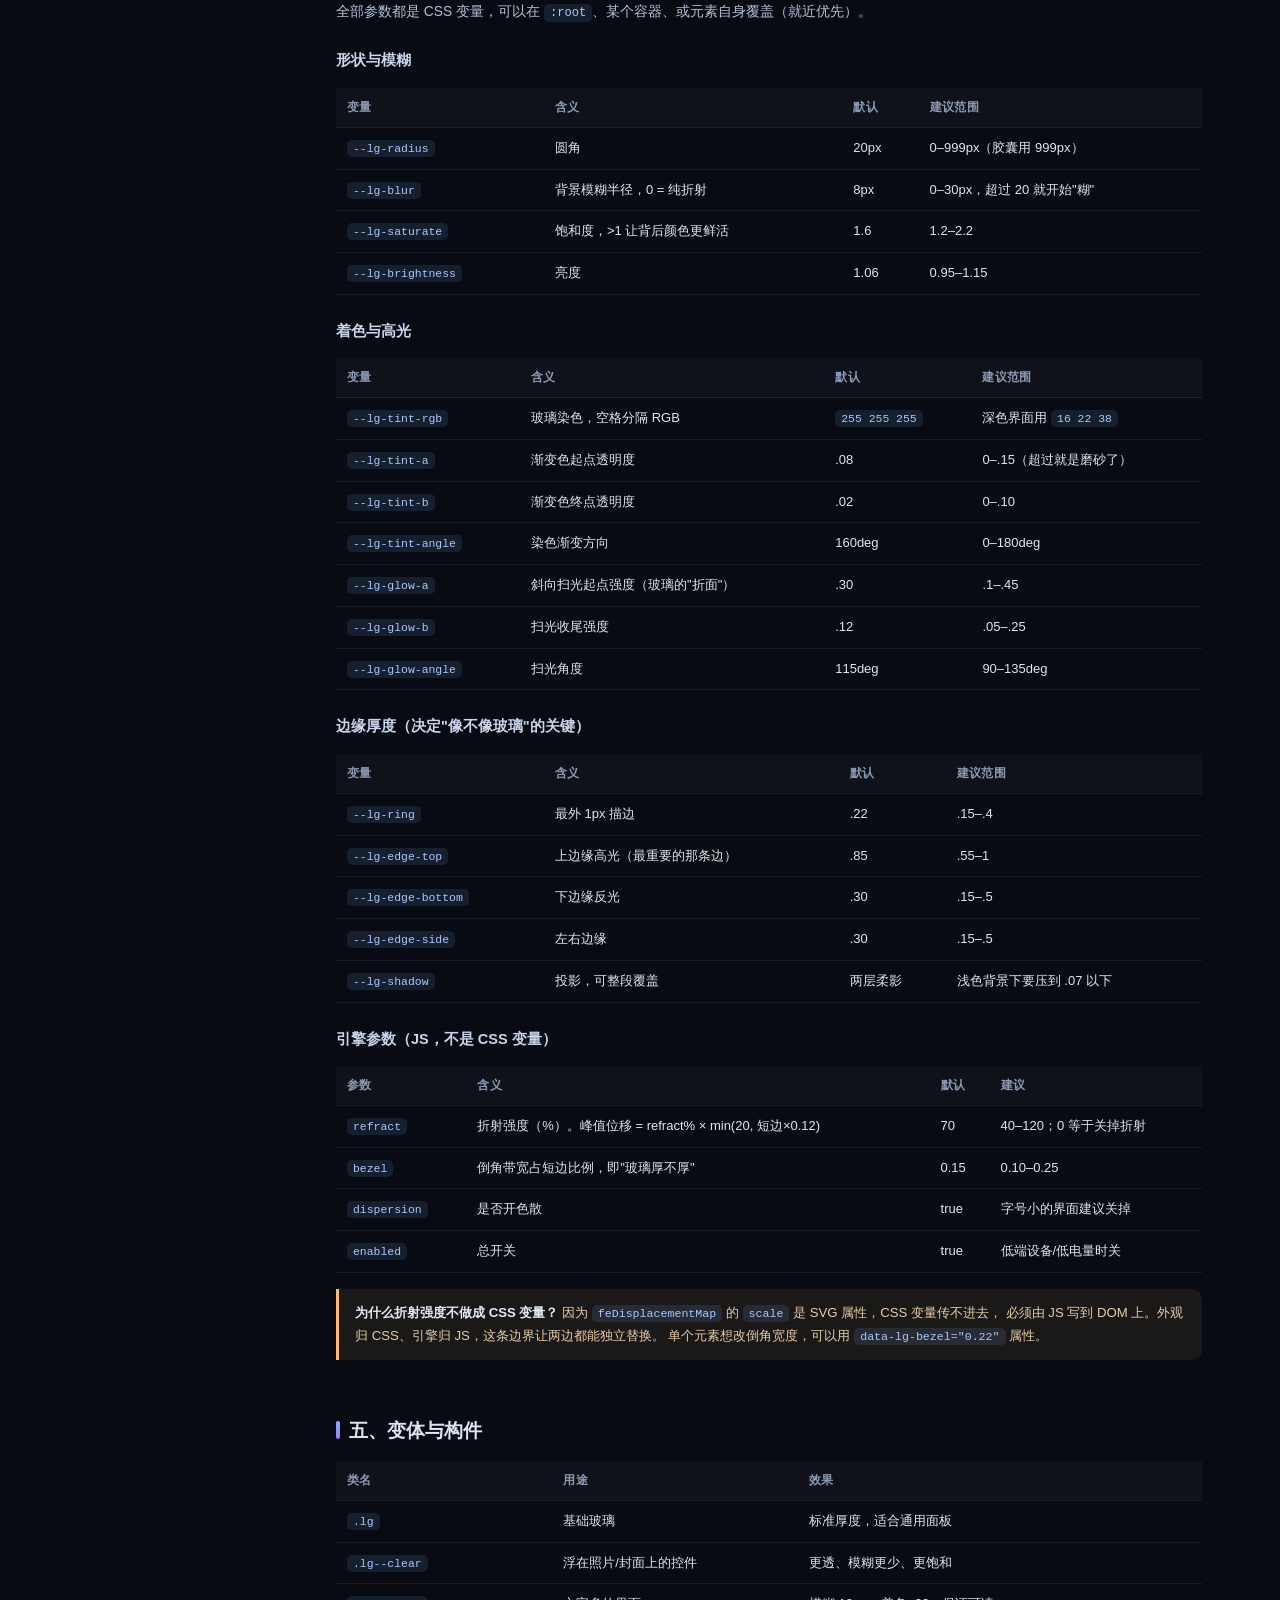
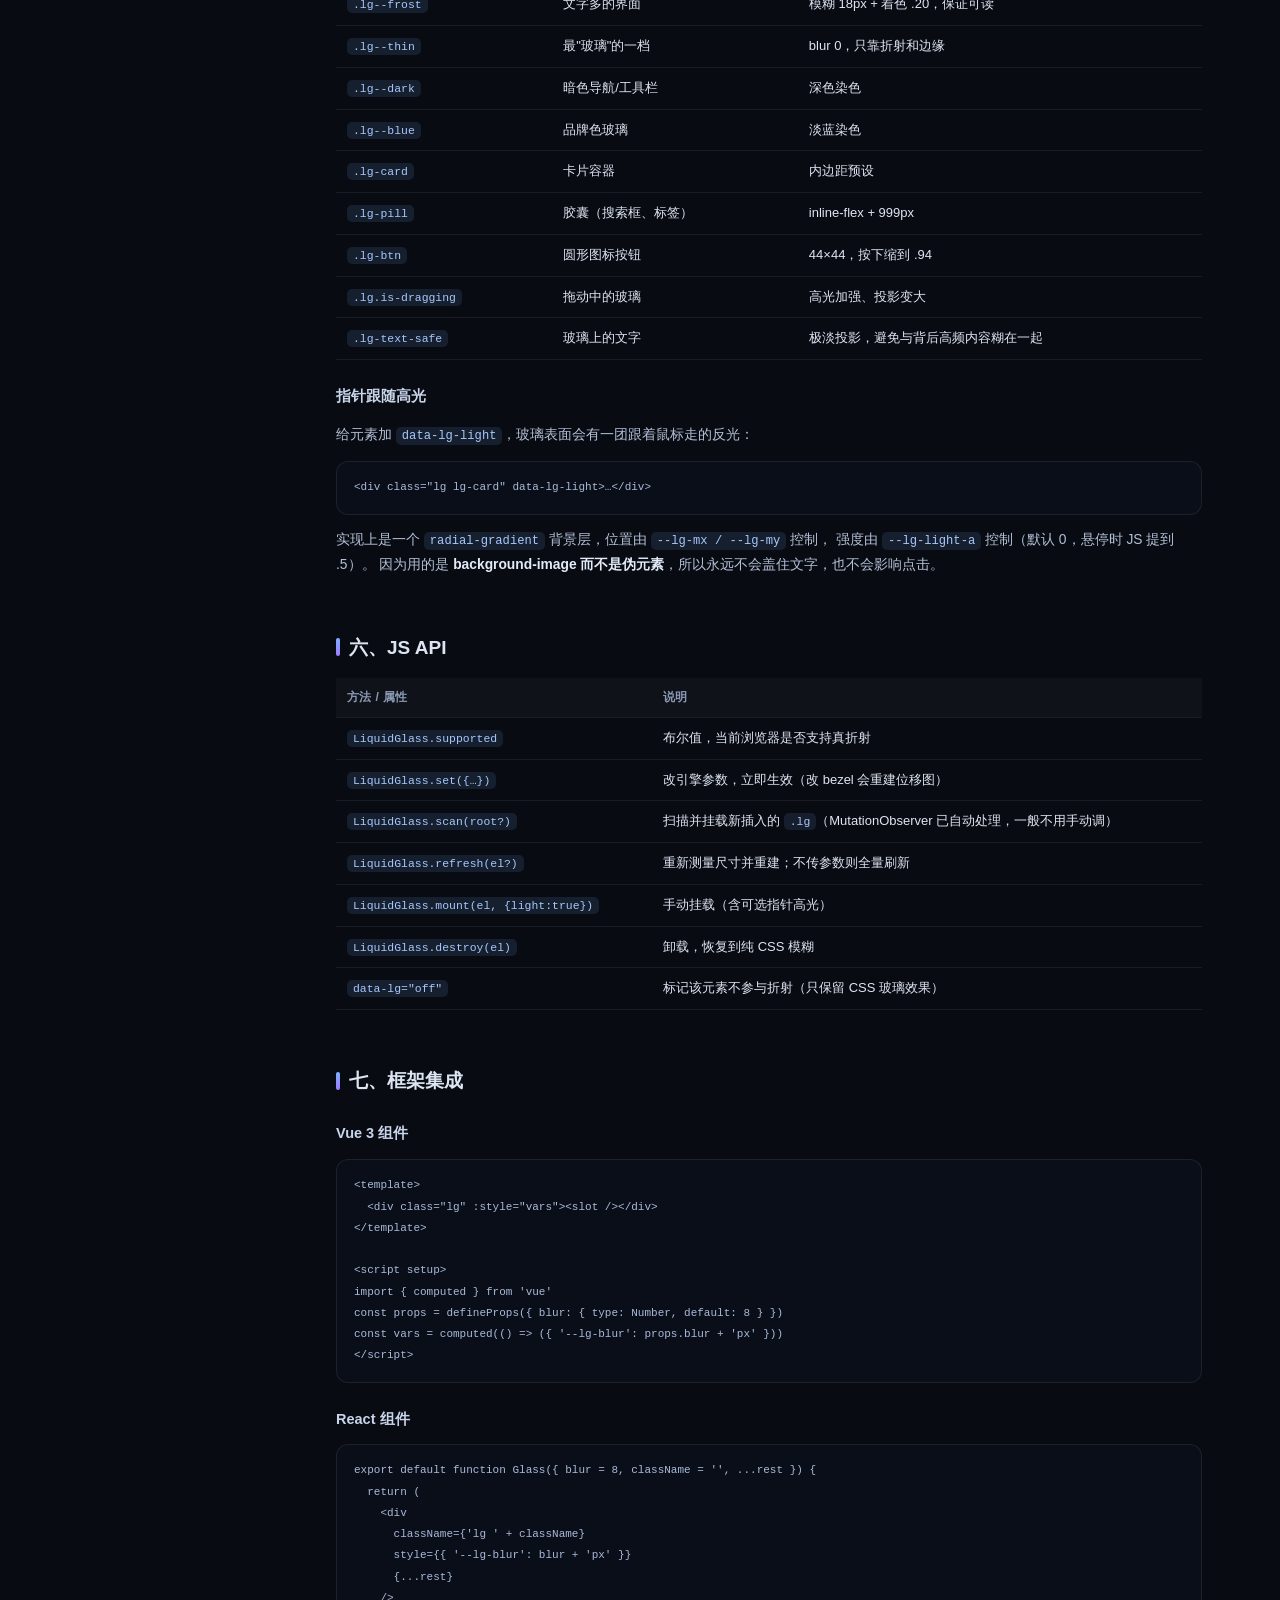
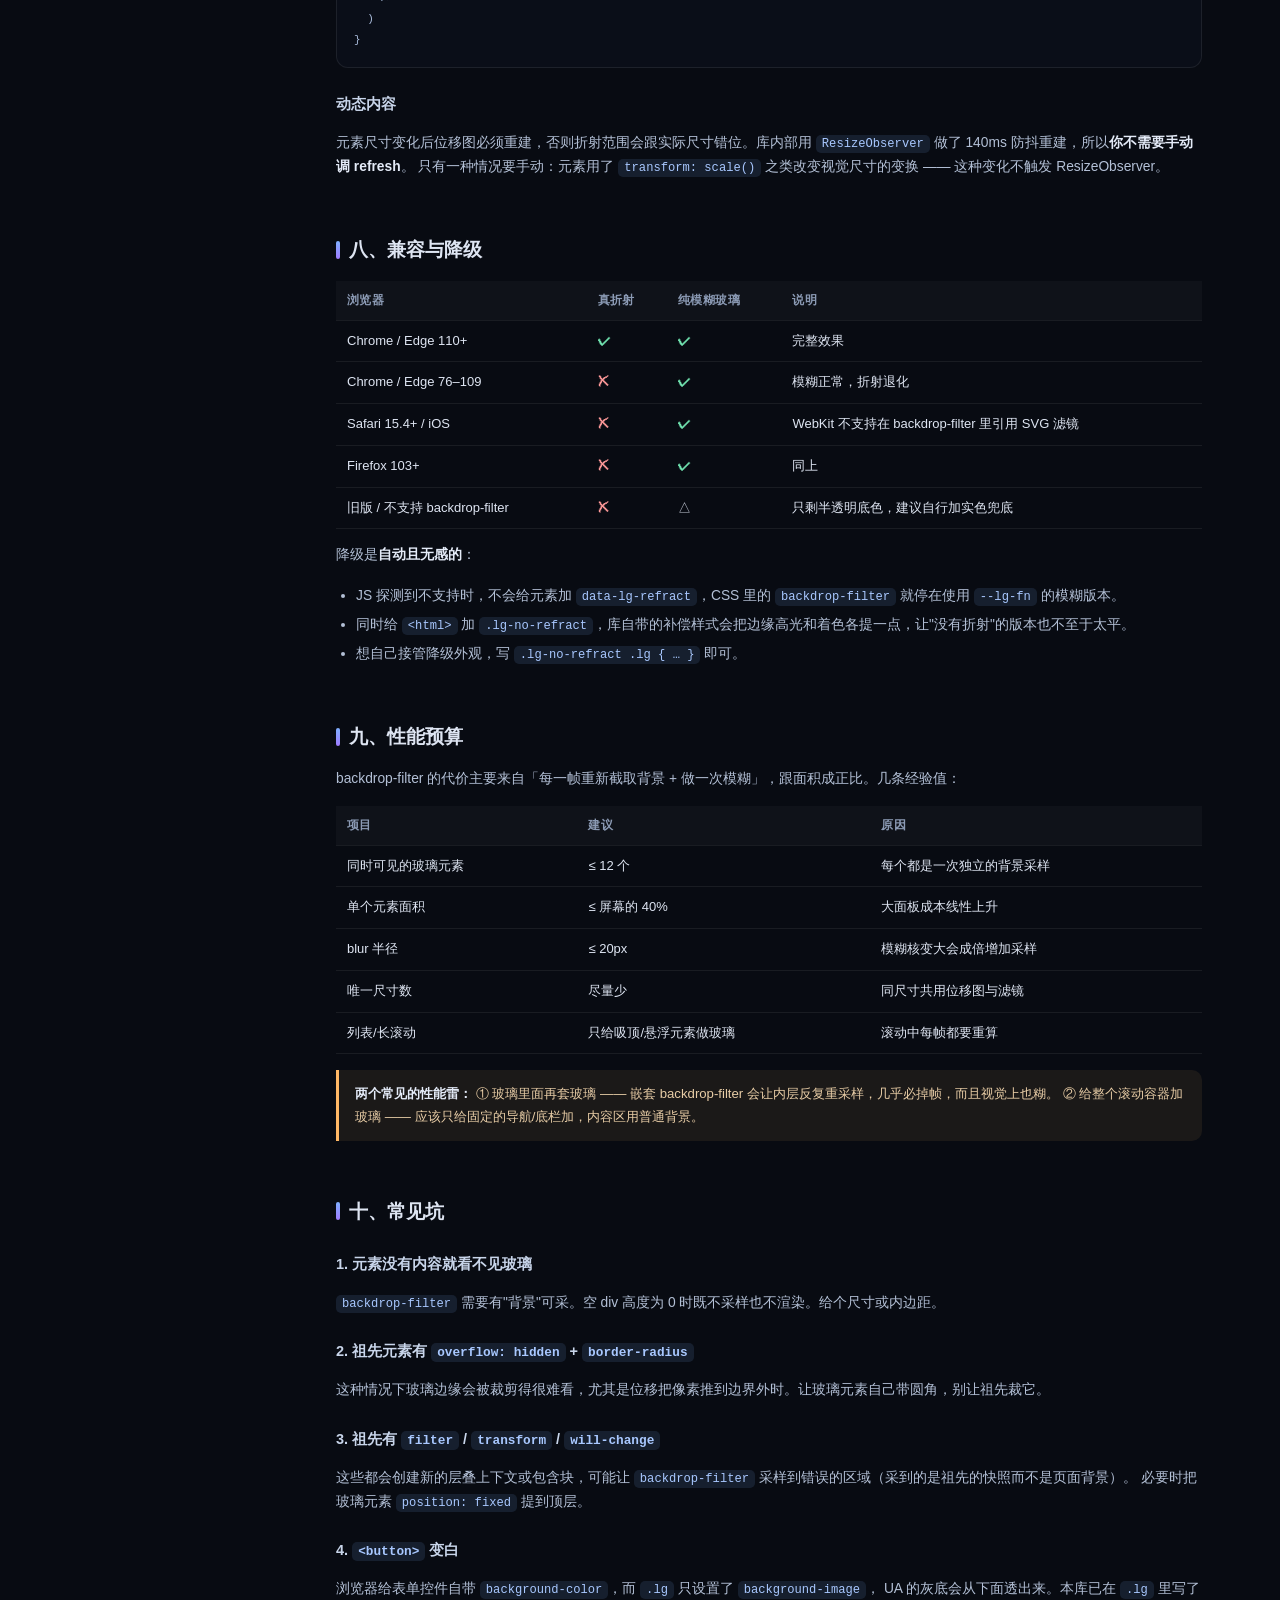
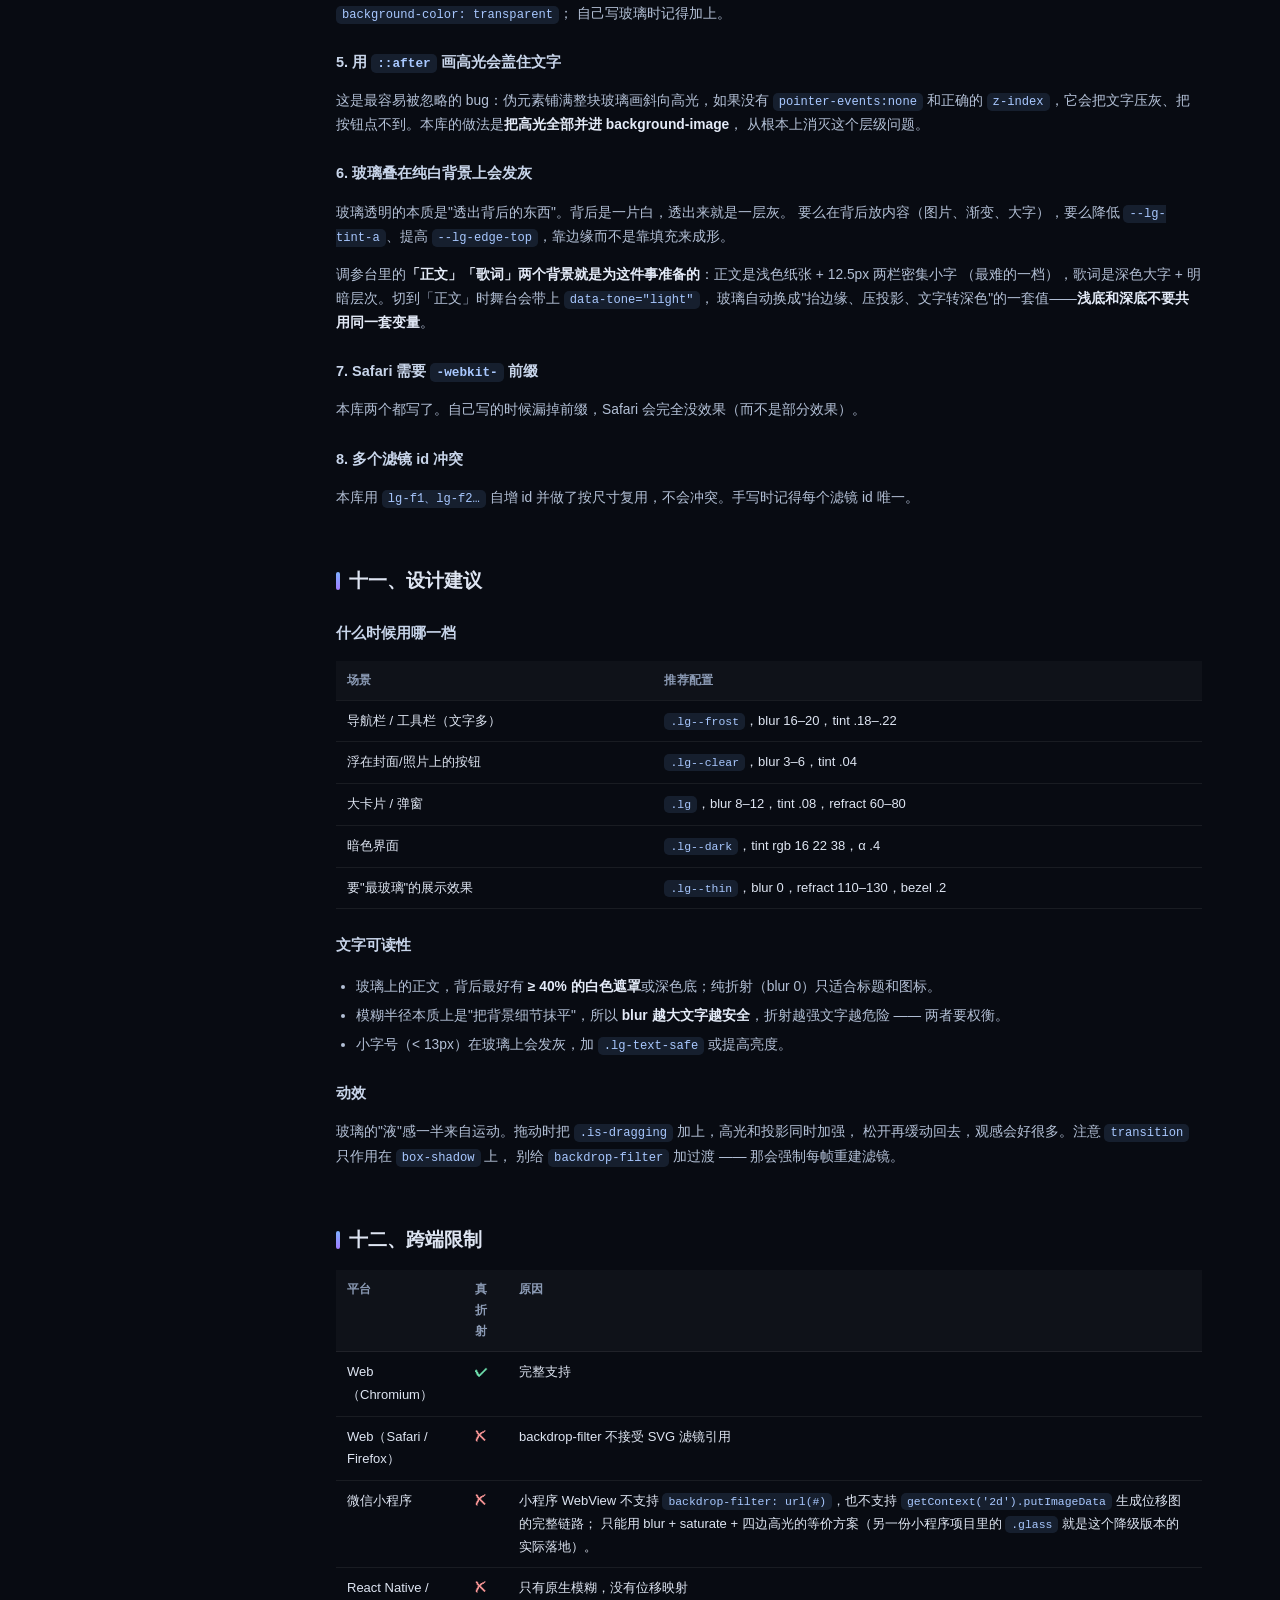
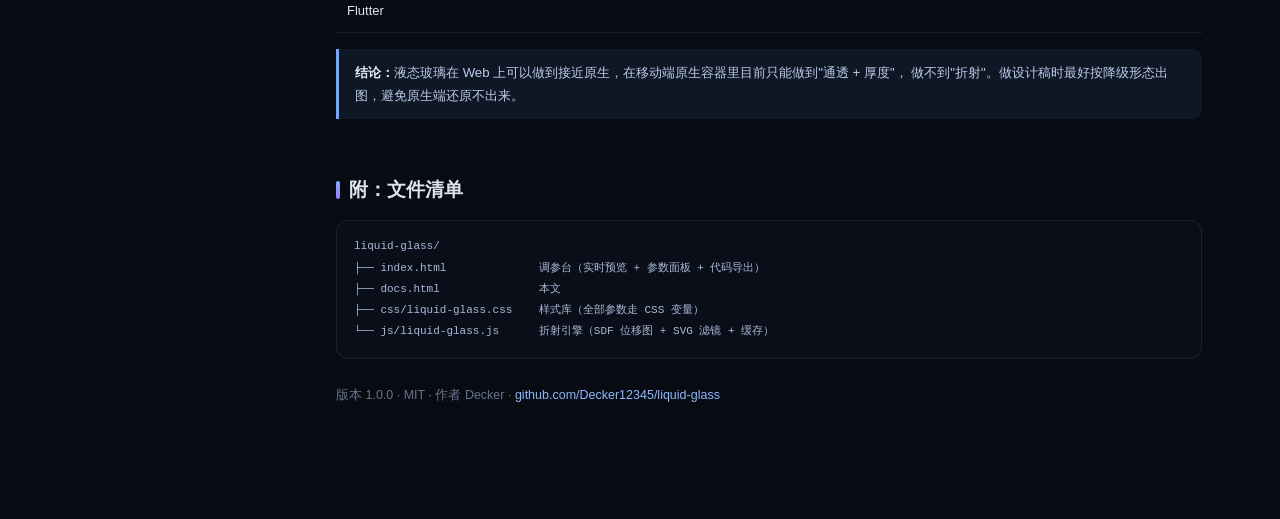
<file: docs.html>
<!DOCTYPE html>
<html lang="zh-CN">
<head>
<meta charset="UTF-8">
<meta name="viewport" content="width=device-width, initial-scale=1">
<title>Liquid Glass Kit · 使用报告</title>
<style>
	* { box-sizing: border-box; }
	html { scroll-behavior: smooth; }
	body {
		margin: 0; background: #080B12; color: #DEE5F2;
		font-family: -apple-system, BlinkMacSystemFont, "PingFang SC", "Microsoft YaHei", "Segoe UI", sans-serif;
		-webkit-font-smoothing: antialiased; line-height: 1.75;
	}
	body::before {
		content: ""; position: fixed; inset: 0; pointer-events: none; z-index: 0;
		background:
			radial-gradient(55% 40% at 8% 0%, rgba(96,140,255,.14), transparent 70%),
			radial-gradient(45% 36% at 95% 6%, rgba(170,110,255,.11), transparent 70%);
	}
	a { color: #8FB8FF; text-decoration: none; }
	a:hover { text-decoration: underline; }
	code {
		font-family: ui-monospace, SFMono-Regular, Menlo, monospace;
		font-size: .88em; padding: 2px 6px; border-radius: 5px;
		background: rgba(127,176,255,.12); color: #A9C8FF;
	}
	pre {
		background: #0A0E18; border: 1px solid rgba(255,255,255,.08);
		border-radius: 12px; padding: 15px 17px; overflow-x: auto;
		font-family: ui-monospace, SFMono-Regular, Menlo, monospace;
		font-size: 12.5px; line-height: 1.7; color: #A9BBDA;
	}
	pre code { background: none; padding: 0; color: inherit; }

	header {
		position: sticky; top: 0; z-index: 40;
		display: flex; align-items: center; gap: 13px;
		padding: 13px 28px;
		background: rgba(8,11,18,.78);
		-webkit-backdrop-filter: blur(14px) saturate(1.4);
		backdrop-filter: blur(14px) saturate(1.4);
		border-bottom: 1px solid rgba(255,255,255,.07);
	}
	.logo {
		width: 28px; height: 28px; border-radius: 9px;
		background: linear-gradient(140deg,#7FB0FF,#4F76E8 55%,#9E7BFF);
		box-shadow: inset 0 1px 1px rgba(255,255,255,.6);
	}
	header b { font-size: 14.5px; font-weight: 650; }
	header .sp { flex: 1; }
	header .lnk { font-size: 13px; color: #C6D2E8; padding: 6px 13px; border-radius: 999px; border: 1px solid rgba(255,255,255,.12); }

	.wrap { position: relative; z-index: 1; display: grid; grid-template-columns: 218px minmax(0,1fr); gap: 40px; max-width: 1180px; margin: 0 auto; padding: 34px 28px 90px; }
	@media (max-width: 900px) { .wrap { grid-template-columns: 1fr; } nav.toc { display: none; } }

	nav.toc { position: sticky; top: 78px; align-self: start; font-size: 13px; }
	nav.toc div { color: #66748D; font-size: 11.5px; letter-spacing: .08em; text-transform: uppercase; margin: 0 0 10px; }
	nav.toc a { display: block; color: #93A2BC; padding: 6px 12px; border-radius: 8px; border-left: 2px solid transparent; }
	nav.toc a:hover { background: rgba(255,255,255,.05); color: #fff; text-decoration: none; }

	h1 { font-size: 30px; margin: 0 0 6px; letter-spacing: -.5px; font-weight: 700; }
	.lead { color: #94A2BB; font-size: 14.5px; margin: 0 0 30px; }
	h2 {
		font-size: 19px; margin: 46px 0 14px; padding-top: 8px;
		display: flex; align-items: center; gap: 9px;
	}
	h2::before { content: ""; width: 4px; height: 18px; border-radius: 3px; background: linear-gradient(180deg,#7FB0FF,#9E7BFF); }
	h3 { font-size: 14.5px; margin: 24px 0 8px; color: #C8D5EA; }
	p, li { font-size: 13.8px; color: #B3C0D6; }
	ul { padding-left: 20px; }
	li { margin: 5px 0; }
	strong { color: #E4EBF8; font-weight: 600; }

	table { width: 100%; border-collapse: collapse; margin: 14px 0; font-size: 13px; }
	th, td { text-align: left; padding: 9px 11px; border-bottom: 1px solid rgba(255,255,255,.07); vertical-align: top; }
	th { color: #8B9AB4; font-weight: 600; font-size: 12px; letter-spacing: .03em; background: rgba(255,255,255,.03); }
	td code { white-space: nowrap; }
	tbody tr:hover { background: rgba(255,255,255,.025); }

	.flow { display: flex; align-items: stretch; gap: 8px; margin: 18px 0; flex-wrap: wrap; }
	.flow .step {
		flex: 1 1 150px; background: rgba(255,255,255,.035); border: 1px solid rgba(255,255,255,.08);
		border-radius: 13px; padding: 13px 14px;
	}
	.flow .step b { display: block; font-size: 12.5px; color: #9FC0F5; margin-bottom: 5px; }
	.flow .step span { font-size: 12px; color: #8D9AB2; line-height: 1.6; }
	.flow .arw { display: grid; place-items: center; color: #4C5A73; font-size: 15px; }

	.callout {
		border-left: 3px solid #6FA8FF; background: rgba(111,168,255,.08);
		border-radius: 0 10px 10px 0; padding: 12px 16px; margin: 16px 0;
		font-size: 13.2px; color: #B9CCEA;
	}
	.callout.warn { border-color: #FFB865; background: rgba(255,184,101,.08); color: #E8CDA6; }
	.callout.ok { border-color: #5FD8A0; background: rgba(95,216,160,.08); color: #AEDCC6; }

	.tag { display: inline-block; font-size: 11px; padding: 2px 8px; border-radius: 999px; margin-left: 6px; vertical-align: 1px; }
	.tag.y { background: rgba(95,216,160,.14); color: #6FE0AE; }
	.tag.n { background: rgba(255,120,120,.14); color: #FF9A9A; }
	.tag.p { background: rgba(255,184,101,.14); color: #FFC078; }
	.ok-i { color: #6FE0AE; }
	.no-i { color: #FF9A9A; }
</style>
</head>
<body>

<header>
	<div class="logo"></div>
	<b>Liquid Glass Kit · 使用报告</b>
	<div class="sp"></div>
	<a class="lnk" href="index.html">调参台</a>
	<a class="lnk" href="https://github.com/Decker12345/liquid-glass" target="_blank" rel="noopener">GitHub</a>
</header>

<div class="wrap">
	<nav class="toc">
		<div>目录</div>
		<a href="#what">一、这是什么</a>
		<a href="#how">二、原理</a>
		<a href="#start">三、三行接入</a>
		<a href="#params">四、参数总表</a>
		<a href="#variants">五、变体与构件</a>
		<a href="#api">六、JS API</a>
		<a href="#frameworks">七、框架集成</a>
		<a href="#compat">八、兼容与降级</a>
		<a href="#perf">九、性能预算</a>
		<a href="#pitfalls">十、常见坑</a>
		<a href="#design">十一、设计建议</a>
		<a href="#platform">十二、跨端限制</a>
	</nav>

	<main>
		<h1>液态玻璃 · 通用实现报告</h1>
		<p class="lead">
			一份可以直接拿去用的液态玻璃（Liquid Glass）方案：CSS 变量控制外观，JS 引擎负责真实折射，
			从「一个按钮」到「整页系统」都能覆盖。本文既是设计说明，也是接线手册。
		</p>

		<h2 id="what">一、这是什么</h2>
		<p>
			液态玻璃不是「半透明白色 + 高斯模糊」。它有三个必须同时成立的要素，缺一个就会退化成毛玻璃或者塑料片：
		</p>
		<ul>
			<li><strong>边缘折射</strong>：玻璃是有厚度的，边缘会像透镜一样把背后的画面<em>掰弯</em>、压缩。这是"液"的来源。</li>
			<li><strong>极薄的染色</strong>：玻璃本体几乎无色（白底 α 通常 ≤ .08），只靠背后透上来的颜色存在。</li>
			<li><strong>四边厚度高光</strong>：靠 inset 阴影在上下左右各压一条 1~2px 的高光/反光，玻璃的"体"由这四条边勾勒，而不是由白底填充。</li>
		</ul>

		<div class="callout">
			<strong>一句话判断做对没有：</strong>把玻璃放到一片纯白背景上，如果它看起来是一块灰色方块，那就是毛玻璃；
			如果几乎看不见、只剩一圈细边，那才是玻璃。
		</div>

		<h2 id="how">二、原理</h2>
		<p>浏览器没有原生的"折射"能力，只能靠位移映射（displacement map）近似。整条链路是这样的：</p>

		<div class="flow">
			<div class="step"><b>① 圆角矩形 SDF</b><span>用有向距离场描述玻璃轮廓，得到每个像素到边缘的距离</span></div>
			<div class="arw">→</div>
			<div class="step"><b>② 生成位移图</b><span>在倒角带内按 sin 钟形算位移向量，写入 PNG 的 R/G 通道</span></div>
			<div class="arw">→</div>
			<div class="step"><b>③ feDisplacementMap</b><span>SVG 滤镜按 R/G 通道偏移像素；R/G/B 三通道用不同 scale 制造色散</span></div>
			<div class="arw">→</div>
			<div class="step"><b>④ backdrop-filter</b><span>把滤镜应用到元素<em>背后</em>的实时画面，拖动时逐帧更新</span></div>
		</div>

		<h3>位移为什么是钟形</h3>
		<p>
			位移量 <code>d(t) = sin(t·π)</code>，<code>t</code> 从 0（最外缘）走到 1（倒角带内边界）。
			两端位移为 0，中段最大 —— 于是玻璃<strong>内部完全不变形</strong>，只有边缘一圈被掰弯，
			正好对应真实玻璃厚边的观感。如果用线性或常量位移，整个面板会像水波纹一样整体扭曲，假的。
		</p>

		<h3>为什么每块同尺寸玻璃共用一个滤镜</h3>
		<p>
			位移图只跟尺寸 / 圆角 / 倒角宽度有关，与内容无关。所以库里按
			<code>宽×高×圆角×倒角</code> 做了两级缓存：同尺寸的 20 个按钮只生成 1 张位移图、1 个 SVG 滤镜。
			这是相对"每个元素一套滤镜"的关键优化，也让后期调参只需要改 <code>scale</code> 一个属性。
		</p>

		<h3>色散</h3>
		<p>
			真实玻璃对不同波长折射率不同，边缘会有极细的彩边。实现方式是把 R/G/B 拆成三路，
			分别用 <code>1.04 / 1.0 / 0.96</code> 的倍率位移，最后 screen 混合回去。
			<strong>倍率不能大</strong>：超过 ±10% 就会在大字号边缘出现肉眼可见的橙蓝重影，看起来像坏了而不是像玻璃。
		</p>

		<h2 id="start">三、三行接入</h2>
		<pre><code>&lt;link rel="stylesheet" href="css/liquid-glass.css"&gt;

&lt;div class="lg lg-card"&gt;任意内容&lt;/div&gt;

&lt;script src="js/liquid-glass.js"&gt;&lt;/script&gt;</code></pre>
		<p>
			JS 文件加载后会自动扫描页面里所有 <code>.lg</code> 元素并挂载折射，不需要写任何初始化代码。
			不想要折射、只要模糊玻璃的话，<strong>不引 JS 就行</strong> —— CSS 本身就是完整可用的降级版本。
		</p>

		<div class="callout ok">
			<strong>想先调参数？</strong> 打开 <a href="index.html">index.html 调参台</a>，
			右侧拖滑块、左侧实时预览，调好点「复制」，把 <code>:root</code> 那段贴进你的项目即可。
		</div>

		<h2 id="params">四、参数总表</h2>
		<p>全部参数都是 CSS 变量，可以在 <code>:root</code>、某个容器、或元素自身覆盖（就近优先）。</p>

		<h3>形状与模糊</h3>
		<table>
			<thead><tr><th>变量</th><th>含义</th><th>默认</th><th>建议范围</th></tr></thead>
			<tbody>
				<tr><td><code>--lg-radius</code></td><td>圆角</td><td>20px</td><td>0–999px（胶囊用 999px）</td></tr>
				<tr><td><code>--lg-blur</code></td><td>背景模糊半径，0 = 纯折射</td><td>8px</td><td>0–30px，超过 20 就开始"糊"</td></tr>
				<tr><td><code>--lg-saturate</code></td><td>饱和度，>1 让背后颜色更鲜活</td><td>1.6</td><td>1.2–2.2</td></tr>
				<tr><td><code>--lg-brightness</code></td><td>亮度</td><td>1.06</td><td>0.95–1.15</td></tr>
			</tbody>
		</table>

		<h3>着色与高光</h3>
		<table>
			<thead><tr><th>变量</th><th>含义</th><th>默认</th><th>建议范围</th></tr></thead>
			<tbody>
				<tr><td><code>--lg-tint-rgb</code></td><td>玻璃染色，空格分隔 RGB</td><td><code>255 255 255</code></td><td>深色界面用 <code>16 22 38</code></td></tr>
				<tr><td><code>--lg-tint-a</code></td><td>渐变色起点透明度</td><td>.08</td><td>0–.15（超过就是磨砂了）</td></tr>
				<tr><td><code>--lg-tint-b</code></td><td>渐变色终点透明度</td><td>.02</td><td>0–.10</td></tr>
				<tr><td><code>--lg-tint-angle</code></td><td>染色渐变方向</td><td>160deg</td><td>0–180deg</td></tr>
				<tr><td><code>--lg-glow-a</code></td><td>斜向扫光起点强度（玻璃的"折面"）</td><td>.30</td><td>.1–.45</td></tr>
				<tr><td><code>--lg-glow-b</code></td><td>扫光收尾强度</td><td>.12</td><td>.05–.25</td></tr>
				<tr><td><code>--lg-glow-angle</code></td><td>扫光角度</td><td>115deg</td><td>90–135deg</td></tr>
			</tbody>
		</table>

		<h3>边缘厚度（决定"像不像玻璃"的关键）</h3>
		<table>
			<thead><tr><th>变量</th><th>含义</th><th>默认</th><th>建议范围</th></tr></thead>
			<tbody>
				<tr><td><code>--lg-ring</code></td><td>最外 1px 描边</td><td>.22</td><td>.15–.4</td></tr>
				<tr><td><code>--lg-edge-top</code></td><td>上边缘高光（最重要的那条边）</td><td>.85</td><td>.55–1</td></tr>
				<tr><td><code>--lg-edge-bottom</code></td><td>下边缘反光</td><td>.30</td><td>.15–.5</td></tr>
				<tr><td><code>--lg-edge-side</code></td><td>左右边缘</td><td>.30</td><td>.15–.5</td></tr>
				<tr><td><code>--lg-shadow</code></td><td>投影，可整段覆盖</td><td>两层柔影</td><td>浅色背景下要压到 .07 以下</td></tr>
			</tbody>
		</table>

		<h3>引擎参数（JS，不是 CSS 变量）</h3>
		<table>
			<thead><tr><th>参数</th><th>含义</th><th>默认</th><th>建议</th></tr></thead>
			<tbody>
				<tr><td><code>refract</code></td><td>折射强度（%）。峰值位移 = refract% × min(20, 短边×0.12)</td><td>70</td><td>40–120；0 等于关掉折射</td></tr>
				<tr><td><code>bezel</code></td><td>倒角带宽占短边比例，即"玻璃厚不厚"</td><td>0.15</td><td>0.10–0.25</td></tr>
				<tr><td><code>dispersion</code></td><td>是否开色散</td><td>true</td><td>字号小的界面建议关掉</td></tr>
				<tr><td><code>enabled</code></td><td>总开关</td><td>true</td><td>低端设备/低电量时关</td></tr>
			</tbody>
		</table>

		<div class="callout warn">
			<strong>为什么折射强度不做成 CSS 变量？</strong>
			因为 <code>feDisplacementMap</code> 的 <code>scale</code> 是 SVG 属性，CSS 变量传不进去，
			必须由 JS 写到 DOM 上。外观归 CSS、引擎归 JS，这条边界让两边都能独立替换。
			单个元素想改倒角宽度，可以用 <code>data-lg-bezel="0.22"</code> 属性。
		</div>

		<h2 id="variants">五、变体与构件</h2>
		<table>
			<thead><tr><th>类名</th><th>用途</th><th>效果</th></tr></thead>
			<tbody>
				<tr><td><code>.lg</code></td><td>基础玻璃</td><td>标准厚度，适合通用面板</td></tr>
				<tr><td><code>.lg--clear</code></td><td>浮在照片/封面上的控件</td><td>更透、模糊更少、更饱和</td></tr>
				<tr><td><code>.lg--frost</code></td><td>文字多的界面</td><td>模糊 18px + 着色 .20，保证可读</td></tr>
				<tr><td><code>.lg--thin</code></td><td>最"玻璃"的一档</td><td>blur 0，只靠折射和边缘</td></tr>
				<tr><td><code>.lg--dark</code></td><td>暗色导航/工具栏</td><td>深色染色</td></tr>
				<tr><td><code>.lg--blue</code></td><td>品牌色玻璃</td><td>淡蓝染色</td></tr>
				<tr><td><code>.lg-card</code></td><td>卡片容器</td><td>内边距预设</td></tr>
				<tr><td><code>.lg-pill</code></td><td>胶囊（搜索框、标签）</td><td>inline-flex + 999px</td></tr>
				<tr><td><code>.lg-btn</code></td><td>圆形图标按钮</td><td>44×44，按下缩到 .94</td></tr>
				<tr><td><code>.lg.is-dragging</code></td><td>拖动中的玻璃</td><td>高光加强、投影变大</td></tr>
				<tr><td><code>.lg-text-safe</code></td><td>玻璃上的文字</td><td>极淡投影，避免与背后高频内容糊在一起</td></tr>
			</tbody>
		</table>

		<h3>指针跟随高光</h3>
		<p>给元素加 <code>data-lg-light</code>，玻璃表面会有一团跟着鼠标走的反光：</p>
		<pre><code>&lt;div class="lg lg-card" data-lg-light&gt;…&lt;/div&gt;</code></pre>
		<p>
			实现上是一个 <code>radial-gradient</code> 背景层，位置由 <code>--lg-mx / --lg-my</code> 控制，
			强度由 <code>--lg-light-a</code> 控制（默认 0，悬停时 JS 提到 .5）。
			因为用的是 <strong>background-image 而不是伪元素</strong>，所以永远不会盖住文字，也不会影响点击。
		</p>

		<h2 id="api">六、JS API</h2>
		<table>
			<thead><tr><th>方法 / 属性</th><th>说明</th></tr></thead>
			<tbody>
				<tr><td><code>LiquidGlass.supported</code></td><td>布尔值，当前浏览器是否支持真折射</td></tr>
				<tr><td><code>LiquidGlass.set({…})</code></td><td>改引擎参数，立即生效（改 bezel 会重建位移图）</td></tr>
				<tr><td><code>LiquidGlass.scan(root?)</code></td><td>扫描并挂载新插入的 <code>.lg</code>（MutationObserver 已自动处理，一般不用手动调）</td></tr>
				<tr><td><code>LiquidGlass.refresh(el?)</code></td><td>重新测量尺寸并重建；不传参数则全量刷新</td></tr>
				<tr><td><code>LiquidGlass.mount(el, {light:true})</code></td><td>手动挂载（含可选指针高光）</td></tr>
				<tr><td><code>LiquidGlass.destroy(el)</code></td><td>卸载，恢复到纯 CSS 模糊</td></tr>
				<tr><td><code>data-lg="off"</code></td><td>标记该元素不参与折射（只保留 CSS 玻璃效果）</td></tr>
			</tbody>
		</table>

		<h2 id="frameworks">七、框架集成</h2>
		<h3>Vue 3 组件</h3>
		<pre><code>&lt;template&gt;
  &lt;div class="lg" :style="vars"&gt;&lt;slot /&gt;&lt;/div&gt;
&lt;/template&gt;

&lt;script setup&gt;
import { computed } from 'vue'
const props = defineProps({ blur: { type: Number, default: 8 } })
const vars = computed(() =&gt; ({ '--lg-blur': props.blur + 'px' }))
&lt;/script&gt;</code></pre>

		<h3>React 组件</h3>
		<pre><code>export default function Glass({ blur = 8, className = '', ...rest }) {
  return (
    &lt;div
      className={'lg ' + className}
      style={{ '--lg-blur': blur + 'px' }}
      {...rest}
    /&gt;
  )
}</code></pre>

		<h3>动态内容</h3>
		<p>
			元素尺寸变化后位移图必须重建，否则折射范围会跟实际尺寸错位。库内部用
			<code>ResizeObserver</code> 做了 140ms 防抖重建，所以<strong>你不需要手动调 refresh</strong>。
			只有一种情况要手动：元素用了 <code>transform: scale()</code> 之类改变视觉尺寸的变换 ——
			这种变化不触发 ResizeObserver。
		</p>

		<h2 id="compat">八、兼容与降级</h2>
		<table>
			<thead><tr><th>浏览器</th><th>真折射</th><th>纯模糊玻璃</th><th>说明</th></tr></thead>
			<tbody>
				<tr><td>Chrome / Edge 110+</td><td class="ok-i">✔</td><td class="ok-i">✔</td><td>完整效果</td></tr>
				<tr><td>Chrome / Edge 76–109</td><td class="no-i">✘</td><td class="ok-i">✔</td><td>模糊正常，折射退化</td></tr>
				<tr><td>Safari 15.4+ / iOS</td><td class="no-i">✘</td><td class="ok-i">✔</td><td>WebKit 不支持在 backdrop-filter 里引用 SVG 滤镜</td></tr>
				<tr><td>Firefox 103+</td><td class="no-i">✘</td><td class="ok-i">✔</td><td>同上</td></tr>
				<tr><td>旧版 / 不支持 backdrop-filter</td><td class="no-i">✘</td><td class="p">△</td><td>只剩半透明底色，建议自行加实色兜底</td></tr>
			</tbody>
		</table>

		<p>降级是<strong>自动且无感的</strong>：</p>
		<ul>
			<li>JS 探测到不支持时，不会给元素加 <code>data-lg-refract</code>，CSS 里的 <code>backdrop-filter</code> 就停在使用 <code>--lg-fn</code> 的模糊版本。</li>
			<li>同时给 <code>&lt;html&gt;</code> 加 <code>.lg-no-refract</code>，库自带的补偿样式会把边缘高光和着色各提一点，让"没有折射"的版本也不至于太平。</li>
			<li>想自己接管降级外观，写 <code>.lg-no-refract .lg { … }</code> 即可。</li>
		</ul>

		<h2 id="perf">九、性能预算</h2>
		<p>backdrop-filter 的代价主要来自「每一帧重新截取背景 + 做一次模糊」，跟面积成正比。几条经验值：</p>
		<table>
			<thead><tr><th>项目</th><th>建议</th><th>原因</th></tr></thead>
			<tbody>
				<tr><td>同时可见的玻璃元素</td><td>≤ 12 个</td><td>每个都是一次独立的背景采样</td></tr>
				<tr><td>单个元素面积</td><td>≤ 屏幕的 40%</td><td>大面板成本线性上升</td></tr>
				<tr><td>blur 半径</td><td>≤ 20px</td><td>模糊核变大会成倍增加采样</td></tr>
				<tr><td>唯一尺寸数</td><td>尽量少</td><td>同尺寸共用位移图与滤镜</td></tr>
				<tr><td>列表/长滚动</td><td>只给吸顶/悬浮元素做玻璃</td><td>滚动中每帧都要重算</td></tr>
			</tbody>
		</table>
		<div class="callout warn">
			<strong>两个常见的性能雷：</strong>
			① 玻璃里面再套玻璃 —— 嵌套 backdrop-filter 会让内层反复重采样，几乎必掉帧，而且视觉上也糊。
			② 给整个滚动容器加玻璃 —— 应该只给固定的导航/底栏加，内容区用普通背景。
		</div>

		<h2 id="pitfalls">十、常见坑</h2>

		<h3>1. 元素没有内容就看不见玻璃</h3>
		<p><code>backdrop-filter</code> 需要有"背景"可采。空 div 高度为 0 时既不采样也不渲染。给个尺寸或内边距。</p>

		<h3>2. 祖先元素有 <code>overflow: hidden</code> + <code>border-radius</code></h3>
		<p>这种情况下玻璃边缘会被裁剪得很难看，尤其是位移把像素推到边界外时。让玻璃元素自己带圆角，别让祖先裁它。</p>

		<h3>3. 祖先有 <code>filter</code> / <code>transform</code> / <code>will-change</code></h3>
		<p>
			这些都会创建新的层叠上下文或包含块，可能让 <code>backdrop-filter</code> 采样到错误的区域（采到的是祖先的快照而不是页面背景）。
			必要时把玻璃元素 <code>position: fixed</code> 提到顶层。
		</p>

		<h3>4. <code>&lt;button&gt;</code> 变白</h3>
		<p>
			浏览器给表单控件自带 <code>background-color</code>，而 <code>.lg</code> 只设置了 <code>background-image</code>，
			UA 的灰底会从下面透出来。本库已在 <code>.lg</code> 里写了 <code>background-color: transparent</code>；
			自己写玻璃时记得加上。
		</p>

		<h3>5. 用 <code>::after</code> 画高光会盖住文字</h3>
		<p>
			这是最容易被忽略的 bug：伪元素铺满整块玻璃画斜向高光，如果没有 <code>pointer-events:none</code> 和正确的
			<code>z-index</code>，它会把文字压灰、把按钮点不到。本库的做法是<strong>把高光全部并进 background-image</strong>，
			从根本上消灭这个层级问题。
		</p>

		<h3>6. 玻璃叠在纯白背景上会发灰</h3>
		<p>
			玻璃透明的本质是"透出背后的东西"。背后是一片白，透出来就是一层灰。
			要么在背后放内容（图片、渐变、大字），要么降低 <code>--lg-tint-a</code>、提高 <code>--lg-edge-top</code>，靠边缘而不是靠填充来成形。
		</p>
		<p>
			调参台里的<strong>「正文」「歌词」两个背景就是为这件事准备的</strong>：正文是浅色纸张 + 12.5px 两栏密集小字
			（最难的一档），歌词是深色大字 + 明暗层次。切到「正文」时舞台会带上 <code>data-tone="light"</code>，
			玻璃自动换成"抬边缘、压投影、文字转深色"的一套值——<strong>浅底和深底不要共用同一套变量</strong>。
		</p>

		<h3>7. Safari 需要 <code>-webkit-</code> 前缀</h3>
		<p>本库两个都写了。自己写的时候漏掉前缀，Safari 会完全没效果（而不是部分效果）。</p>

		<h3>8. 多个滤镜 id 冲突</h3>
		<p>本库用 <code>lg-f1、lg-f2…</code> 自增 id 并做了按尺寸复用，不会冲突。手写时记得每个滤镜 id 唯一。</p>

		<h2 id="design">十一、设计建议</h2>
		<h3>什么时候用哪一档</h3>
		<table>
			<thead><tr><th>场景</th><th>推荐配置</th></tr></thead>
			<tbody>
				<tr><td>导航栏 / 工具栏（文字多）</td><td><code>.lg--frost</code>，blur 16–20，tint .18–.22</td></tr>
				<tr><td>浮在封面/照片上的按钮</td><td><code>.lg--clear</code>，blur 3–6，tint .04</td></tr>
				<tr><td>大卡片 / 弹窗</td><td><code>.lg</code>，blur 8–12，tint .08，refract 60–80</td></tr>
				<tr><td>暗色界面</td><td><code>.lg--dark</code>，tint rgb 16 22 38，α .4</td></tr>
				<tr><td>要"最玻璃"的展示效果</td><td><code>.lg--thin</code>，blur 0，refract 110–130，bezel .2</td></tr>
			</tbody>
		</table>

		<h3>文字可读性</h3>
		<ul>
			<li>玻璃上的正文，背后最好有 <strong>≥ 40% 的白色遮罩</strong>或深色底；纯折射（blur 0）只适合标题和图标。</li>
			<li>模糊半径本质上是"把背景细节抹平"，所以 <strong>blur 越大文字越安全</strong>，折射越强文字越危险 —— 两者要权衡。</li>
			<li>小字号（&lt; 13px）在玻璃上会发灰，加 <code>.lg-text-safe</code> 或提高亮度。</li>
		</ul>

		<h3>动效</h3>
		<p>
			玻璃的"液"感一半来自运动。拖动时把 <code>.is-dragging</code> 加上，高光和投影同时加强，
			松开再缓动回去，观感会好很多。注意 <code>transition</code> 只作用在 <code>box-shadow</code> 上，
			别给 <code>backdrop-filter</code> 加过渡 —— 那会强制每帧重建滤镜。
		</p>

		<h2 id="platform">十二、跨端限制</h2>
		<table>
			<thead><tr><th>平台</th><th>真折射</th><th>原因</th></tr></thead>
			<tbody>
				<tr><td>Web（Chromium）</td><td class="ok-i">✔</td><td>完整支持</td></tr>
				<tr><td>Web（Safari / Firefox）</td><td class="no-i">✘</td><td>backdrop-filter 不接受 SVG 滤镜引用</td></tr>
				<tr><td>微信小程序</td><td class="no-i">✘</td><td>
					小程序 WebView 不支持 <code>backdrop-filter: url(#)</code>，也不支持 <code>getContext('2d').putImageData</code> 生成位移图的完整链路；
					只能用 blur + saturate + 四边高光的等价方案（另一份小程序项目里的 <code>.glass</code> 就是这个降级版本的实际落地）。
				</td></tr>
				<tr><td>React Native / Flutter</td><td class="no-i">✘</td><td>只有原生模糊，没有位移映射</td></tr>
			</tbody>
		</table>
		<div class="callout">
			<strong>结论：</strong>液态玻璃在 Web 上可以做到接近原生，在移动端原生容器里目前只能做到"通透 + 厚度"，
			做不到"折射"。做设计稿时最好按降级形态出图，避免原生端还原不出来。
		</div>

		<h2>附：文件清单</h2>
		<pre><code>liquid-glass/
├── index.html              调参台（实时预览 + 参数面板 + 代码导出）
├── docs.html               本文
├── css/liquid-glass.css    样式库（全部参数走 CSS 变量）
└── js/liquid-glass.js      折射引擎（SDF 位移图 + SVG 滤镜 + 缓存）</code></pre>
		<p style="margin-top:26px;color:#66748D;font-size:12.5px">
			版本 1.0.0 · MIT · 作者 Decker ·
			<a href="https://github.com/Decker12345/liquid-glass">github.com/Decker12345/liquid-glass</a>
		</p>
	</main>
</div>
</body>
</html>
</file>
<file: css/liquid-glass.css>
/*!
 * liquid-glass-kit v1.0.0
 * 通用液态玻璃样式库 —— 全部参数走 CSS 变量，可直接覆盖
 * 作者: Decker · 许可: MIT
 *
 * 用法:
 *   <link rel="stylesheet" href="css/liquid-glass.css">
 *   <div class="lg lg-card">...</div>
 *
 * 变量层级（就近优先）:
 *   :root 默认  →  容器覆盖  →  元素自身覆盖
 */

/* =========================================================
   1. 默认参数
   注意：默认值必须写在 :root 而不是 .lg 上。
   写在 .lg 上等于每个元素都自己声明了一份，
   :root 的覆盖会被元素自身声明挡住，继承链就失效了。
   ========================================================= */
:root {
	/* ---- 形状 ---- */
	--lg-radius: 20px;

	/* ---- 模糊（backdrop 部分）---- */
	--lg-blur: 8px;         /* 模糊半径，0 = 不加模糊，只靠折射 */
	--lg-saturate: 1.6;     /* 饱和度，>1 让背后的颜色更"活" */
	--lg-brightness: 1.06;  /* 亮度，略提亮玻璃内部 */

	/* ---- 着色 ---- */
	--lg-tint-rgb: 255 255 255; /* 玻璃染色（空格分隔 RGB） */
	--lg-tint-a: .08;            /* 渐变起点的着色透明度 */
	--lg-tint-b: .02;            /* 渐变终点的着色透明度 */
	--lg-tint-angle: 160deg;     /* 染色渐变方向 */
	--lg-tint-mul: 1;            /* 着色倍数，降级时用来补偿 */

	/* ---- 高光 ---- */
	--lg-glow-a: .30;        /* 斜向扫光起点强度 */
	--lg-glow-b: .12;        /* 斜向扫光终点强度 */
	--lg-glow-angle: 115deg; /* 扫光角度 */

	/* ---- 边缘厚度（靠 inset 阴影堆出玻璃的"体感"）---- */
	--lg-ring: .22;          /* 最外 1px 描边 */
	--lg-edge-top: .85;      /* 上边缘高光 */
	--lg-edge-bottom: .30;   /* 下边缘反光 */
	--lg-edge-side: .30;     /* 左右边缘 */

	/* ---- 投影 ---- */
	--lg-shadow:
		0 12px 30px rgba(0, 0, 0, .28),
		0 3px 10px rgba(0, 0, 0, .20);

	/* ---- 指针跟随高光（data-lg-light 开启时）---- */
	--lg-mx: 50%;
	--lg-my: 0%;
	--lg-light-a: 0;
	--lg-light-size: 160px;
}

/* =========================================================
   2. 玻璃本体
   整块玻璃的"面"由 background-image 四层叠加而成
   （指针高光 / 斜向扫光 / 染色），不用 ::after，
   因此永远不会盖住文字，也不会产生层级问题。
   ========================================================= */
.lg {
	/* 组合函数必须声明在元素上：custom property 里的 var() 在
	   声明它的那一层就解析完了，写进 :root 会把根节点的值固化下来，
	   容器级的 --lg-blur 覆盖就失效。 */
	--lg-fn: blur(var(--lg-blur)) saturate(var(--lg-saturate)) brightness(var(--lg-brightness));

	position: relative;
	border-radius: var(--lg-radius);
	/* 关键：清掉 <button>/<input> 等控件的浏览器默认底色，
	   否则 .lg 只会覆盖 background-image，UA 的灰底会从下面透出来 */
	background-color: transparent;
	background-image:
		/* ③ 指针跟随的光斑（默认透明） */
		radial-gradient(
			var(--lg-light-size) circle at var(--lg-mx) var(--lg-my),
			rgb(255 255 255 / var(--lg-light-a)),
			rgba(255, 255, 255, 0) 70%
		),
		/* ② 斜向扫光：玻璃的"折面" */
		linear-gradient(
			var(--lg-glow-angle),
			rgb(255 255 255 / var(--lg-glow-a)) 0%,
			rgb(255 255 255 / calc(var(--lg-glow-a) * .25)) 22%,
			rgba(255, 255, 255, 0) 45%,
			rgb(255 255 255 / calc(var(--lg-glow-b) * .4)) 60%,
			rgb(255 255 255 / var(--lg-glow-b)) 100%
		),
		/* ① 染色：几乎无色，只给玻璃一点"实体" */
		linear-gradient(
			var(--lg-tint-angle),
			rgb(var(--lg-tint-rgb) / calc(var(--lg-tint-a) * var(--lg-tint-mul))),
			rgb(var(--lg-tint-rgb) / calc(var(--lg-tint-b) * var(--lg-tint-mul)))
		);
	box-shadow:
		inset 0 0 0 1px rgb(255 255 255 / var(--lg-ring)),
		inset 0 1.6px 1.2px -1px rgb(255 255 255 / var(--lg-edge-top)),
		inset 0 -1.6px 1.2px -1px rgb(255 255 255 / var(--lg-edge-bottom)),
		inset 1.4px 0 1.2px -1px rgb(255 255 255 / var(--lg-edge-side)),
		inset -1.4px 0 1.2px -1px rgb(255 255 255 / calc(var(--lg-edge-side) * .85)),
		var(--lg-shadow);
	-webkit-backdrop-filter: var(--lg-fn);
	backdrop-filter: var(--lg-fn);
	transition: box-shadow .25s ease, background-color .25s ease;
}

/* JS 成功挂载折射滤镜后，会给元素加 data-lg-refract 属性 */
.lg[data-lg-refract] {
	--lg-fn: var(--lg-filter) blur(var(--lg-blur)) saturate(var(--lg-saturate)) brightness(var(--lg-brightness));
}

/* =========================================================
   3. 变体
   ========================================================= */
/* 清透：几乎只靠折射，适合浮在照片/封面上 */
.lg--clear {
	--lg-tint-a: .04;
	--lg-tint-b: .01;
	--lg-blur: 4px;
	--lg-saturate: 1.9;
	--lg-brightness: 1.1;
	--lg-glow-a: .22;
	--lg-glow-b: .08;
}

/* 磨砂：文字多的界面用，保证可读 */
.lg--frost {
	--lg-blur: 18px;
	--lg-tint-a: .20;
	--lg-tint-b: .10;
	--lg-glow-a: .18;
	--lg-edge-top: .55;
}

/* 纯折射：不加模糊（Chromium 里效果最"玻璃"） */
.lg--thin {
	--lg-blur: 0px;
}

/* 深色玻璃：暗色界面的导航/工具栏 */
.lg--dark {
	--lg-tint-rgb: 16 22 38;
	--lg-tint-a: .42;
	--lg-tint-b: .28;
	--lg-glow-a: .16;
	--lg-glow-b: .06;
	--lg-ring: .18;
	--lg-shadow: 0 12px 30px rgba(0, 0, 0, .45);
}

/* 淡彩玻璃：品牌色玻璃 */
.lg--blue {
	--lg-tint-rgb: 120 170 255;
	--lg-tint-a: .16;
	--lg-tint-b: .06;
}

/* =========================================================
   4. 常用构件（可选，不用就删）
   ========================================================= */
.lg-card {
	padding: 18px 20px;
}

.lg-pill {
	--lg-radius: 999px;
	display: inline-flex;
	align-items: center;
	gap: 8px;
	padding: 10px 18px;
}

.lg-btn {
	--lg-radius: 999px;
	display: inline-flex;
	align-items: center;
	justify-content: center;
	width: 44px;
	height: 44px;
	padding: 0;
	border: 0;
	cursor: pointer;
	color: inherit;
	font: inherit;
	-webkit-tap-highlight-color: transparent;
	transition: transform .18s cubic-bezier(.22, 1.4, .36, 1), box-shadow .25s ease;
}
.lg-btn:active {
	transform: scale(.94);
}

/* 拖拽中的玻璃：抬起感更强 */
.lg.is-dragging {
	--lg-glow-a: .45;
	box-shadow:
		inset 0 0 0 1px rgb(255 255 255 / .3),
		inset 0 1.8px 1.4px -1px rgb(255 255 255 / .95),
		inset 0 -1.8px 1.4px -1px rgb(255 255 255 / .35),
		0 22px 48px rgba(0, 0, 0, .42),
		0 6px 18px rgba(0, 0, 0, .30);
}

/* 玻璃上的文字：深色背景压一层极淡描边，避免与背后高频内容糊在一起 */
.lg-text-safe {
	text-shadow: 0 1px 2px rgba(0, 0, 0, .28);
}

/* =========================================================
   5. 无折射时的降级补偿（纯装饰）
   不支持 backdrop-filter: url(#) 时，JS 会给 <html> 加
   .lg-no-refract。上面的样式本身已经能用（纯模糊玻璃），
   这里只把着色提高一档，让少了折射的版本不至于太"扁"。
   ========================================================= */
.lg-no-refract .lg {
	--lg-tint-mul: 1.4;
	--lg-ring: .28;
}

@media (prefers-reduced-motion: reduce) {
	.lg,
	.lg-btn {
		transition: none !important;
	}
}
</file>
